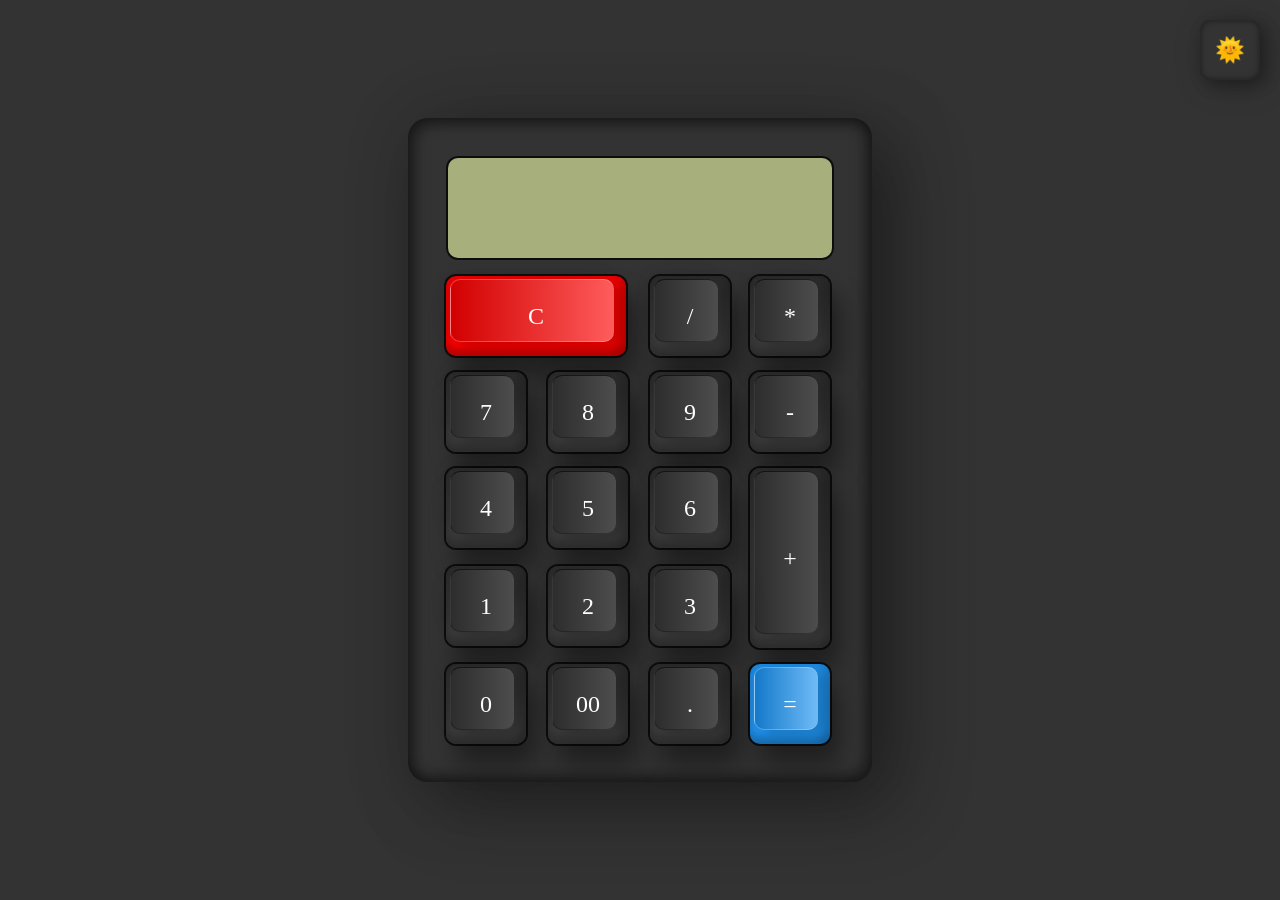
<file: projects/calculator/index.html>
<!DOCTYPE html>
<html lang="en">
  <head>
    <meta charset="UTF-8" />
    <meta http-equiv="X-UA-Compatible" content="IE=edge" />
    <meta name="viewport" content="width=device-width, initial-scale=1.0" />
    <link rel="stylesheet" type="text/css" href="./assets/styles/style.css" />
    <title>Calculator | Dark & Light Mode</title>
  </head>
  <body>
    <div class="btn">
      <strong>🌞</strong>
      <strong>🌙</strong>
    </div>
    <div class="container">
      <form class="calculator" name="calc">
        <input type="text" class="value" readonly name="txt" />
        <span class="num clear" onclick="calc.txt.value=''"><i>C</i></span>
        <span class="num" onclick="calc.txt.value+='/'"><i>/</i></span>
        <span class="num" onclick="calc.txt.value+='*'"><i>*</i></span>
        <span class="num" onclick="calc.txt.value+='7'"><i>7</i></span>
        <span class="num" onclick="calc.txt.value+='8'"><i>8</i></span>
        <span class="num" onclick="calc.txt.value+='9'"><i>9</i></span>
        <span class="num" onclick="calc.txt.value+='-'"><i>-</i></span>
        <span class="num" onclick="calc.txt.value+='4'"><i>4</i></span>
        <span class="num" onclick="calc.txt.value+='5'"><i>5</i></span>
        <span class="num" onclick="calc.txt.value+='6'"><i>6</i></span>
        <span class="num plus" onclick="calc.txt.value+='+'"><i>+</i></span>
        <span class="num" onclick="calc.txt.value+='1'"><i>1</i></span>
        <span class="num" onclick="calc.txt.value+='2'"><i>2</i></span>
        <span class="num" onclick="calc.txt.value+='3'"><i>3</i></span>
        <span class="num" onclick="calc.txt.value+='0'"><i>0</i></span>
        <span class="num" onclick="calc.txt.value+='00'"><i>00</i></span>
        <span class="num" onclick="calc.txt.value+='.'"><i>.</i></span>

        <span
          class="num equal"
          onclick="document.calc.txt.value=eval(calc.txt.value)"
          ><i>=</i></span
        >
      </form>
    </div>
    <script>
      let body = document.querySelector("body");
      let btn = document.querySelector(".btn");
      btn.onclick = function () {
        body.classList.toggle("light");
      };
    </script>
  </body>
</html>
</file>
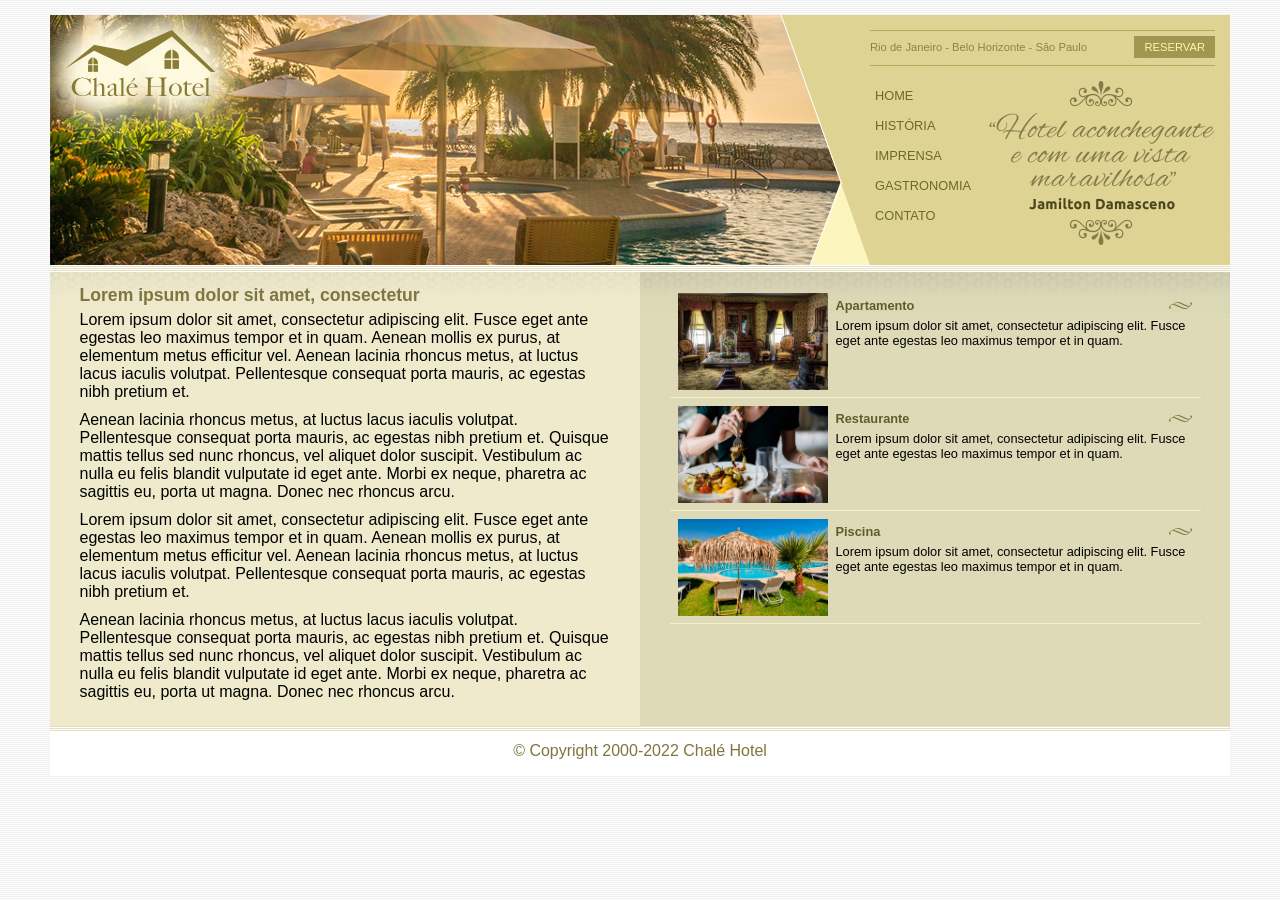
<file: projects/chale-hotel/index.html>
<!DOCTYPE html>
<html lang="pt-BR">
  <head>
    <meta charset="UTF-8" />
    <meta http-equiv="X-UA-Compatible" content="IE=edge" />
    <meta name="viewport" content="width=device-width, initial-scale=1.0" />
    <link rel="stylesheet" type="text/css" href="arquivos/styles/estilo.css" />
    <title>Chalé Hotel</title>
  </head>
  <body>
    <main>
      <header>
        <section id="logo-area">
          <h1 class="logo"><a href="#">Chalé Hotel</a></h1>
        </section>
        <section id="menu-area">
          <div id="content-menu">
            <div id="locals-menu">
              <span class="locals">
                <a href="#">Rio de Janeiro -</a>
                <a href="#">Belo Horizonte -</a>
                <a href="#">São Paulo</a>
              </span>
              <a class="reservation" href="#">Reservar</a>
              <div style="clear: both"></div>
            </div>
            <div id="menu">
              <ul id="navigation">
                <li><a href="#">Home</a></li>
                <li><a href="#">História</a></li>
                <li><a href="#">imprensa</a></li>
                <li><a href="#">Gastronomia</a></li>
                <li><a href="#">Contato</a></li>
              </ul>
              <img class="depoimento" src="./arquivos/imagens/depoimento.png" />
            </div>
          </div>
        </section>
      </header>
      <section id="principal-area">
        <div class="content">
          <h2>Lorem ipsum dolor sit amet, consectetur</h2>
          <p>
            Lorem ipsum dolor sit amet, consectetur adipiscing elit. Fusce eget
            ante egestas leo maximus tempor et in quam. Aenean mollis ex purus,
            at elementum metus efficitur vel. Aenean lacinia rhoncus metus, at
            luctus lacus iaculis volutpat. Pellentesque consequat porta mauris,
            ac egestas nibh pretium et.
          </p>
          <p>
            Aenean lacinia rhoncus metus, at luctus lacus iaculis volutpat.
            Pellentesque consequat porta mauris, ac egestas nibh pretium et.
            Quisque mattis tellus sed nunc rhoncus, vel aliquet dolor suscipit.
            Vestibulum ac nulla eu felis blandit vulputate id eget ante. Morbi
            ex neque, pharetra ac sagittis eu, porta ut magna. Donec nec rhoncus
            arcu.
          </p>
          <p>
            Lorem ipsum dolor sit amet, consectetur adipiscing elit. Fusce eget
            ante egestas leo maximus tempor et in quam. Aenean mollis ex purus,
            at elementum metus efficitur vel. Aenean lacinia rhoncus metus, at
            luctus lacus iaculis volutpat. Pellentesque consequat porta mauris,
            ac egestas nibh pretium et.
          </p>
          <p>
            Aenean lacinia rhoncus metus, at luctus lacus iaculis volutpat.
            Pellentesque consequat porta mauris, ac egestas nibh pretium et.
            Quisque mattis tellus sed nunc rhoncus, vel aliquet dolor suscipit.
            Vestibulum ac nulla eu felis blandit vulputate id eget ante. Morbi
            ex neque, pharetra ac sagittis eu, porta ut magna. Donec nec rhoncus
            arcu.
          </p>
        </div>
      </section>
      <section id="lateral-area">
        <div class="content">
          <ul id="beneficios">
            <li>
              <a href="#"
                ><img
                  src="./arquivos/imagens/apartamento.jpg"
                  width="150px"
                  alt="apartamento"
                />
                <h3>Apartamento</h3>
                <p>
                  Lorem ipsum dolor sit amet, consectetur adipiscing elit. Fusce
                  eget ante egestas leo maximus tempor et in quam.
                </p>
              </a>
            </li>
            <li>
              <a href="#"
                ><img src="./arquivos/imagens/restaurante.jpg" width="150px" />
                <h3>Restaurante</h3>
                <p>
                  Lorem ipsum dolor sit amet, consectetur adipiscing elit. Fusce
                  eget ante egestas leo maximus tempor et in quam.
                </p>
              </a>
            </li>
            <li>
              <a href="#"
                ><img src="./arquivos/imagens/piscina.jpg" width="150px" />
                <h3>Piscina</h3>
                <p>
                  Lorem ipsum dolor sit amet, consectetur adipiscing elit. Fusce
                  eget ante egestas leo maximus tempor et in quam.
                </p>
              </a>
            </li>
          </ul>
        </div>
      </section>
      <footer><span>&copy; Copyright 2000-2022 Chalé Hotel</span></footer>
    </main>
  </body>
</html>
</file>
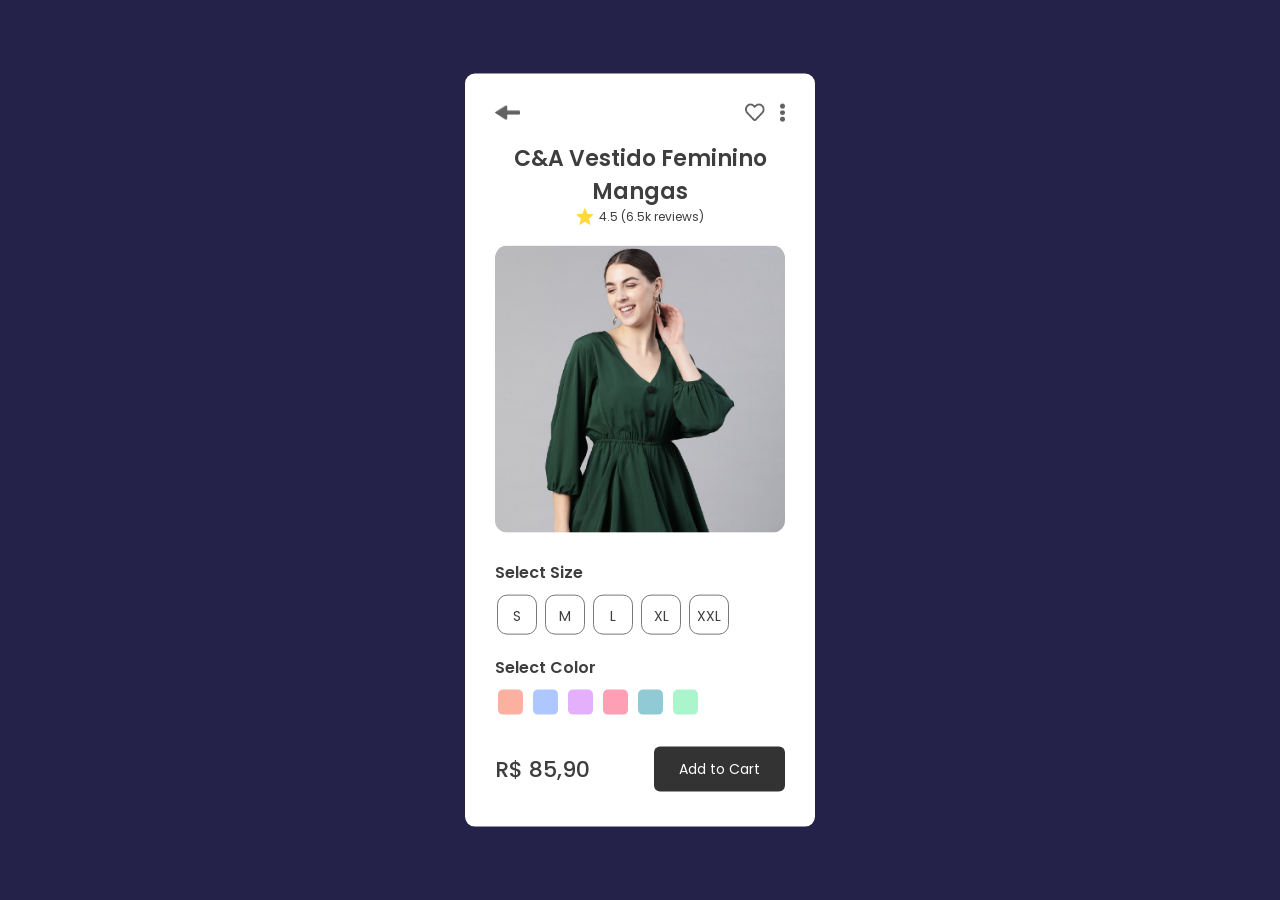
<file: projects/clothes-app/index.html>
<!DOCTYPE html>
<html lang="pt-BR">

<head>
    <meta charset="UTF-8" />
    <meta http-equiv="X-UA-Compatible" content="IE=edge" />
    <meta name="viewport" content="width=device-width, initial-scale=1.0" />
    <link rel="stylesheet" type="text/css" href="assets/styles/style.css" />
    <link rel="preconnect" href="https://fonts.googleapis.com" />
    <link rel="preconnect" href="https://fonts.gstatic.com" crossorigin />
    <link href="https://fonts.googleapis.com/css2?family=Poppins:wght@100;200;400;600;700&display=swap"
        rel="stylesheet" />
    <title>Vest | O que você ama</title>
</head>

<body>
    <main class="container">
        <section class="top-bar">
            <img src="./assets/images/back.png" class="arrow-img" />
            <div>
                <img src="./assets/images/heart.png" class="heart-img" />
                <img src="./assets/images/dot.png" class="dot-img" />
            </div>
        </section>
        <h1>C&A Vestido Feminino Mangas</h1>
        <div class="review">
            <img src="./assets/images/star.png" />
            <p>4.5 (6.5k reviews)</p>
        </div>
        <img src="./assets/images/image.png" class="product-img" />
        <h3>Select Size</h3>
        <div class="select-size">
            <span>S</span>
            <span>M</span>
            <span>L</span>
            <span>XL</span>
            <span>XXL</span>
        </div>
        <h3>Select Color</h3>
        <div class="select-color">
            <span class="color1"></span>
            <span class="color2"></span>
            <span class="color3"></span>
            <span class="color4"></span>
            <span class="color5"></span>
            <span class="color6"></span>
        </div>
        <div class="price">
            <p>R$ 85,90</p>
            <a href="#">Add to Cart</a>
        </div>
    </main>
</body>

</html>
</file>
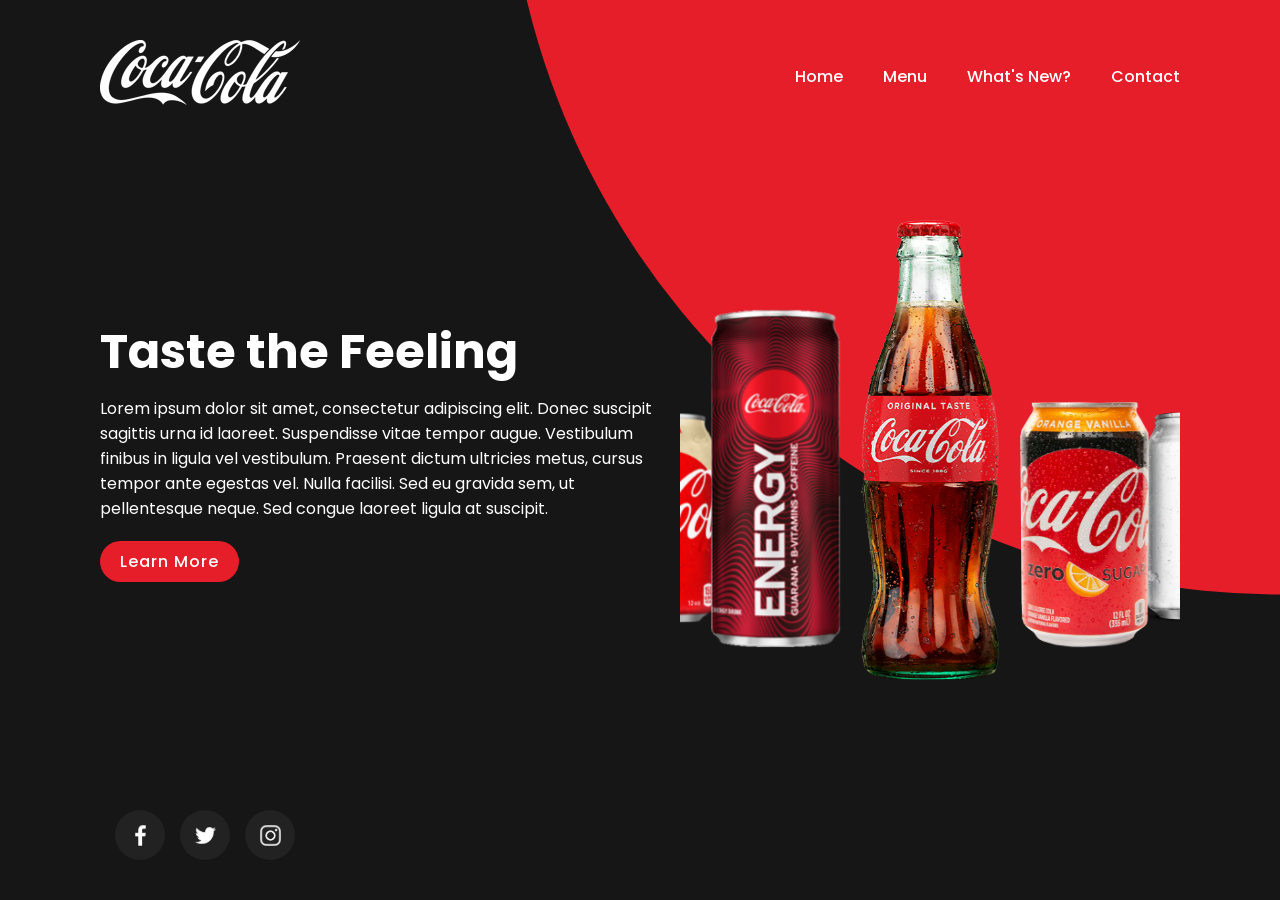
<file: projects/coca-main-page/index.html>
<!DOCTYPE html>
<html lang="en">
  <head>
    <meta charset="UTF-8" />
    <meta http-equiv="X-UA-Compatible" content="IE=edge" />
    <meta name="viewport" content="width=device-width, initial-scale=1.0" />
    <link
      rel="stylesheet"
      href="https://unpkg.com/swiper@8/swiper-bundle.min.css"
    />
    <link rel="stylesheet" type="text/css" href="source/styles/style.css" />
    <title>Coca-Cola Landing Page</title>
  </head>
  <body>
    <section>
      <div class="circle"></div>
      <header>
        <a href="#"><img src="./source/images/logo.png" alt="logo.png" /></a>
        <div class="toggle" onclick="toggleMenu()"></div>
        <ul class="navigation">
          <li><a href="#">Home</a></li>
          <li><a href="#">Menu</a></li>
          <li><a href="#">What's New?</a></li>
          <li><a href="#">Contact</a></li>
        </ul>
      </header>
      <div class="content">
        <div class="textBox">
          <h2>Taste the Feeling</h2>
          <p>
            Lorem ipsum dolor sit amet, consectetur adipiscing elit. Donec
            suscipit sagittis urna id laoreet. Suspendisse vitae tempor augue.
            Vestibulum finibus in ligula vel vestibulum. Praesent dictum
            ultricies metus, cursus tempor ante egestas vel. Nulla facilisi. Sed
            eu gravida sem, ut pellentesque neque. Sed congue laoreet ligula at
            suscipit.
          </p>
          <a href="#">Learn More</a>
        </div>
        <div class="imgBox">
          <div class="swiper swiper-container">
            <div class="swiper-wrapper">
              <div class="swiper-slide">
                <img src="source/images/cocacola1.png" />
              </div>
              <div class="swiper-slide">
                <img src="source/images/cocacola2.png" />
              </div>
              <div class="swiper-slide">
                <img src="source/images/cocacola3.png" />
              </div>
              <div class="swiper-slide">
                <img src="source/images/cocacola4.png" />
              </div>
              <div class="swiper-slide">
                <img src="source/images/cocacola5.png" />
              </div>
              <div class="swiper-slide">
                <img src="source/images/cocacola6.png" />
              </div>
            </div>
          </div>
        </div>
      </div>

      <ul class="sci">
        <li>
          <a href="#"
            ><img src="./source/images/facebook.png" alt="facebook"
          /></a>
        </li>
        <li>
          <a href="#"
            ><img src="./source/images/twitter.png" alt="twitter"
          /></a>
        </li>
        <li>
          <a href="#"
            ><img src="./source/images/instagram.png" alt="instagram"
          /></a>
        </li>
      </ul>
    </section>
    <script src="https://unpkg.com/swiper@8/swiper-bundle.min.js"></script>
    <script>
      var swiper = new Swiper('.swiper-container', {
        effect: 'coverflow',
        grabCursor: true,
        centeredSlides: true,
        slidesPerView: 'auto',
        coverflowEffect: {
          rotate: 0,
          stretch: 0,
          depth: 200,
          modifier: 1,
          slideShadows: true,
        },
        loop: true,
      });

      function toggleMenu() {
        const menuToggle = document.querySelector('.toggle');
        const navigation = document.querySelector('.navigation');
        menuToggle.classList.toggle('active');
        navigation.classList.toggle('active');
      }
    </script>
  </body>
</html>
</file>
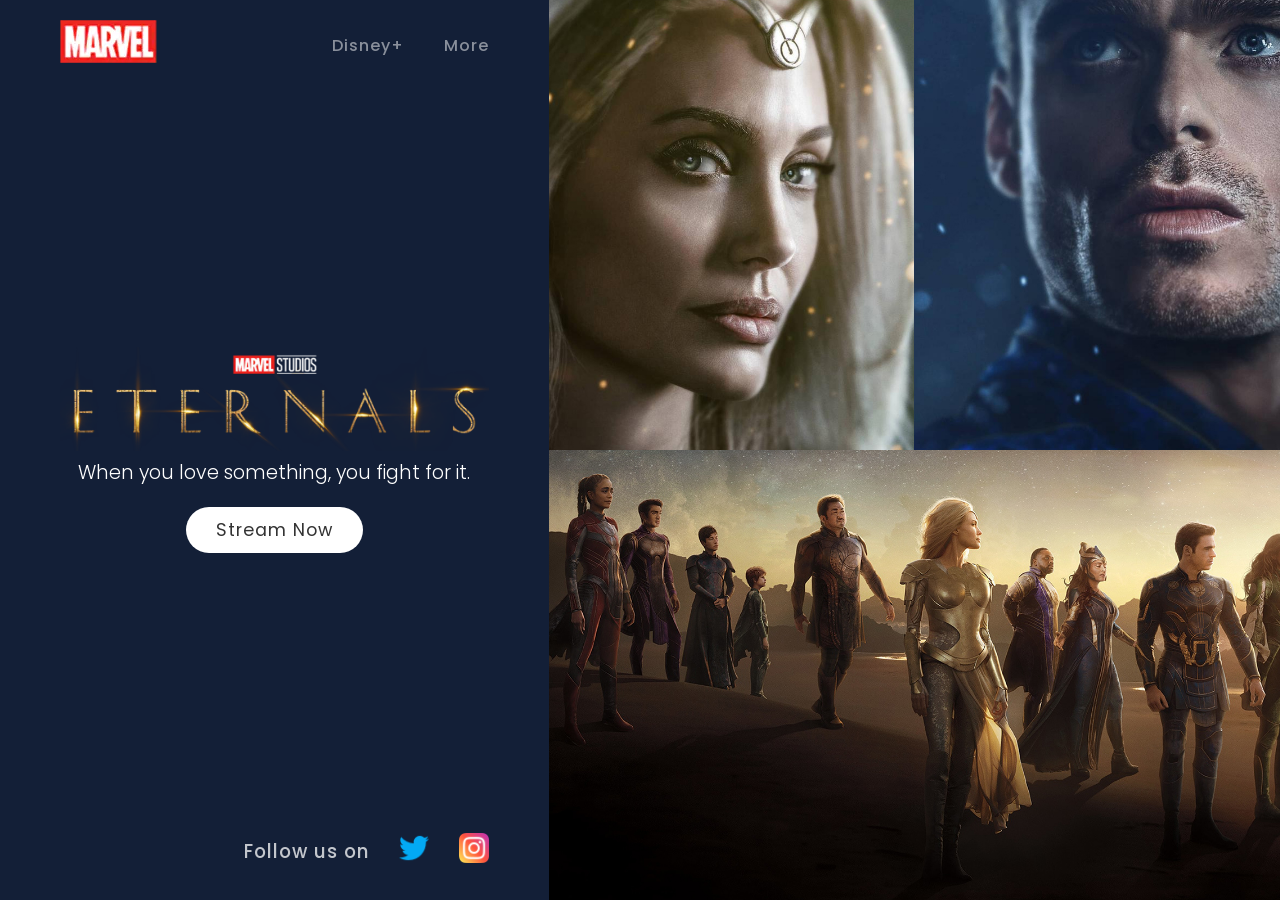
<file: projects/eternals-stream/index.html>
<!DOCTYPE html>
<html lang="en">
  <head>
    <meta charset="UTF-8" />
    <meta http-equiv="X-UA-Compatible" content="IE=edge" />
    <meta name="viewport" content="width=device-width, initial-scale=1.0" />
    <link rel="stylesheet" type="text/css" href="arquivos/styles/estilo.css" />
    <title>Eternals - Stream Now</title>
  </head>
  <body>
    <section class="banner">
      <div class="box content">
        <header>
          <a href="#" class="logo"
            ><img src="./arquivos/imagens/logo.png" alt="logo.png"
          /></a>
          <ul>
            <li><a href="#">Disney+</a></li>
            <li><a href="#">More</a></li>
          </ul>
        </header>
        <div class="contentBox">
          <img src="./arquivos/imagens/eternals.png" alt="Eternals.png" />
          <p>When you love something, you fight for it.</p>
          <a href="#" class="btn">Stream Now</a>
        </div>
        <ul class="sci">
          <h3>Follow us on</h3>
          <li>
            <a href="#"
              ><img src="./arquivos/imagens/twitter.png" alt="twitter.png"
            /></a>
          </li>
          <li>
            <a href="#"
              ><img src="./arquivos/imagens/instagram.png" alt="instagram png"
            /></a>
          </li>
        </ul>
      </div>
      <div class="box images">
        <div class="imgBx">
          <img src="arquivos/imagens/img1.jpg" alt="Thena.jpg" />
        </div>
        <div class="imgBx">
          <img src="arquivos/imagens/img2.jpg" alt="Ikaris.jpg" />
        </div>
        <div class="imgBx">
          <img src="arquivos/imagens/img3.jpg" alt="Eternals.jpg" />
        </div>
      </div>
    </section>
  </body>
</html>
</file>
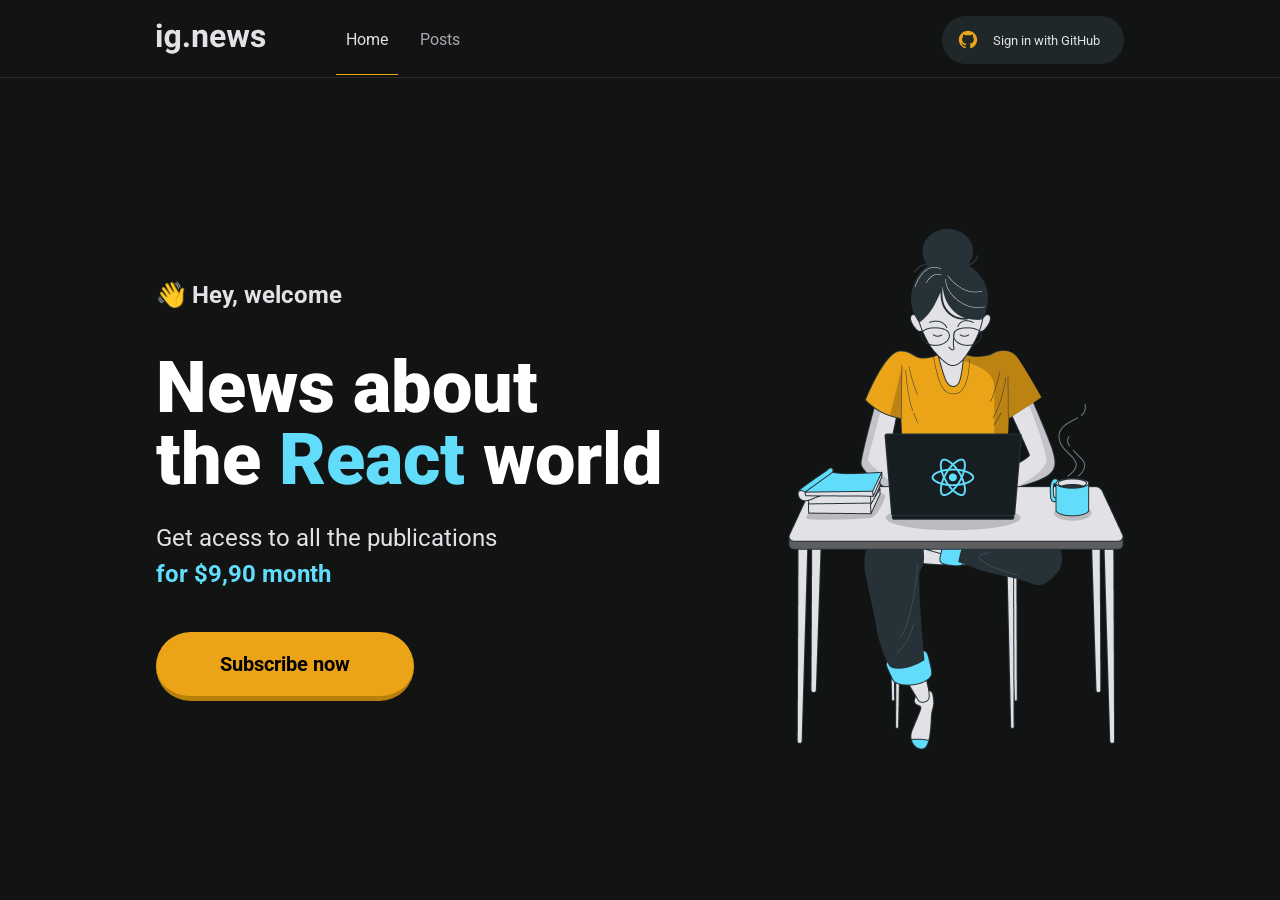
<file: projects/ig.news/index.html>
<!DOCTYPE html>
<html lang="en">

<head>
    <meta charset="UTF-8">
    <meta http-equiv="X-UA-Compatible" content="IE=edge">
    <meta name="viewport" content="width=device-width, initial-scale=1.0">
    <link rel="stylesheet" type="text/css" href="assets/styles/style.css">
    <title>Ig. News - Home</title>
    <link rel="preconnect" href="https://fonts.googleapis.com">
    <link rel="preconnect" href="https://fonts.gstatic.com" crossorigin>
    <link href="https://fonts.googleapis.com/css2?family=Roboto:wght@400;700;900&display=swap" rel="stylesheet">
</head>

<body>
    <nav id="navigation">
        <div class="wrapper">
            <div class="menu">
                <a href="#" class="logo">
                    <svg width="110" height="31" viewBox="0 0 110 31" fill="none" xmlns="http://www.w3.org/2000/svg">
                        <path
                            d="M5.5 24H0.96875V7.09375H5.5V24ZM0.703125 2.71875C0.703125 2.04167 0.927083 1.48438 1.375 1.04688C1.83333 0.609375 2.45312 0.390625 3.23438 0.390625C4.00521 0.390625 4.61979 0.609375 5.07812 1.04688C5.53646 1.48438 5.76562 2.04167 5.76562 2.71875C5.76562 3.40625 5.53125 3.96875 5.0625 4.40625C4.60417 4.84375 3.99479 5.0625 3.23438 5.0625C2.47396 5.0625 1.85938 4.84375 1.39062 4.40625C0.932292 3.96875 0.703125 3.40625 0.703125 2.71875Z"
                            fill="#E1E1E6" />
                        <path
                            d="M8.57812 15.4219C8.57812 12.8281 9.19271 10.7396 10.4219 9.15625C11.6615 7.57292 13.3281 6.78125 15.4219 6.78125C17.276 6.78125 18.7188 7.41667 19.75 8.6875L19.9375 7.09375H24.0312V23.4375C24.0312 24.9167 23.6927 26.2031 23.0156 27.2969C22.349 28.3906 21.4062 29.224 20.1875 29.7969C18.9688 30.3698 17.5417 30.6562 15.9062 30.6562C14.6667 30.6562 13.4583 30.4062 12.2812 29.9062C11.1042 29.4167 10.2135 28.7812 9.60938 28L11.6094 25.25C12.7344 26.5104 14.099 27.1406 15.7031 27.1406C16.901 27.1406 17.8333 26.8177 18.5 26.1719C19.1667 25.5365 19.5 24.6302 19.5 23.4531V22.5469C18.4583 23.724 17.0885 24.3125 15.3906 24.3125C13.3594 24.3125 11.7135 23.5208 10.4531 21.9375C9.20312 20.3438 8.57812 18.2344 8.57812 15.6094V15.4219ZM13.0938 15.75C13.0938 17.2812 13.401 18.4844 14.0156 19.3594C14.6302 20.224 15.474 20.6562 16.5469 20.6562C17.9219 20.6562 18.9062 20.1406 19.5 19.1094V12C18.8958 10.9688 17.9219 10.4531 16.5781 10.4531C15.4948 10.4531 14.6406 10.8958 14.0156 11.7812C13.401 12.6667 13.0938 13.9896 13.0938 15.75Z"
                            fill="#E1E1E6" />
                        <path
                            d="M27.75 21.7812C27.75 21.0625 27.9896 20.4792 28.4688 20.0312C28.9583 19.5833 29.5677 19.3594 30.2969 19.3594C31.0365 19.3594 31.6458 19.5833 32.125 20.0312C32.6146 20.4792 32.8594 21.0625 32.8594 21.7812C32.8594 22.4896 32.6198 23.0677 32.1406 23.5156C31.6615 23.9531 31.0469 24.1719 30.2969 24.1719C29.5573 24.1719 28.9479 23.9531 28.4688 23.5156C27.9896 23.0677 27.75 22.4896 27.75 21.7812Z"
                            fill="#E1E1E6" />
                        <path
                            d="M40.9844 7.09375L41.125 9.04688C42.3333 7.53646 43.9531 6.78125 45.9844 6.78125C47.776 6.78125 49.1094 7.30729 49.9844 8.35938C50.8594 9.41146 51.3073 10.9844 51.3281 13.0781V24H46.8125V13.1875C46.8125 12.2292 46.6042 11.5365 46.1875 11.1094C45.7708 10.6719 45.0781 10.4531 44.1094 10.4531C42.8385 10.4531 41.8854 10.9948 41.25 12.0781V24H36.7344V7.09375H40.9844Z"
                            fill="#E1E1E6" />
                        <path
                            d="M62.5469 24.3125C60.0677 24.3125 58.0469 23.5521 56.4844 22.0312C54.9323 20.5104 54.1562 18.4844 54.1562 15.9531V15.5156C54.1562 13.8177 54.4844 12.3021 55.1406 10.9688C55.7969 9.625 56.724 8.59375 57.9219 7.875C59.1302 7.14583 60.5052 6.78125 62.0469 6.78125C64.3594 6.78125 66.1771 7.51042 67.5 8.96875C68.8333 10.4271 69.5 12.4948 69.5 15.1719V17.0156H58.7344C58.8802 18.1198 59.3177 19.0052 60.0469 19.6719C60.7865 20.3385 61.7188 20.6719 62.8438 20.6719C64.5833 20.6719 65.9427 20.0417 66.9219 18.7812L69.1406 21.2656C68.4635 22.224 67.5469 22.974 66.3906 23.5156C65.2344 24.0469 63.9531 24.3125 62.5469 24.3125ZM62.0312 10.4375C61.1354 10.4375 60.4062 10.7396 59.8438 11.3438C59.2917 11.9479 58.9375 12.8125 58.7812 13.9375H65.0625V13.5781C65.0417 12.5781 64.7708 11.8073 64.25 11.2656C63.7292 10.7135 62.9896 10.4375 62.0312 10.4375Z"
                            fill="#E1E1E6" />
                        <path
                            d="M86.7812 17.8594L89 7.09375H93.3594L89.0469 24H85.2656L82.0625 13.3594L78.8594 24H75.0938L70.7812 7.09375H75.1406L77.3438 17.8438L80.4375 7.09375H83.7031L86.7812 17.8594Z"
                            fill="#E1E1E6" />
                        <path
                            d="M104.766 19.3281C104.766 18.776 104.49 18.3438 103.938 18.0312C103.396 17.7083 102.521 17.4219 101.312 17.1719C97.2917 16.3281 95.2812 14.6198 95.2812 12.0469C95.2812 10.5469 95.901 9.29688 97.1406 8.29688C98.3906 7.28646 100.021 6.78125 102.031 6.78125C104.177 6.78125 105.891 7.28646 107.172 8.29688C108.464 9.30729 109.109 10.6198 109.109 12.2344H104.594C104.594 11.5885 104.385 11.0573 103.969 10.6406C103.552 10.2135 102.901 10 102.016 10C101.255 10 100.667 10.1719 100.25 10.5156C99.8333 10.8594 99.625 11.2969 99.625 11.8281C99.625 12.3281 99.8594 12.7344 100.328 13.0469C100.807 13.349 101.609 13.6146 102.734 13.8438C103.859 14.0625 104.807 14.3125 105.578 14.5938C107.964 15.4688 109.156 16.9844 109.156 19.1406C109.156 20.6823 108.495 21.9323 107.172 22.8906C105.849 23.8385 104.141 24.3125 102.047 24.3125C100.63 24.3125 99.3698 24.0625 98.2656 23.5625C97.1719 23.0521 96.3125 22.3594 95.6875 21.4844C95.0625 20.599 94.75 19.6458 94.75 18.625H99.0312C99.0729 19.4271 99.3698 20.0417 99.9219 20.4688C100.474 20.8958 101.214 21.1094 102.141 21.1094C103.005 21.1094 103.656 20.9479 104.094 20.625C104.542 20.2917 104.766 19.8594 104.766 19.3281Z"
                            fill="#E1E1E6" />
                    </svg>
                </a>
                <ul id="navigationbar">
                    <li><a class="active" href="#">Home</a></li>
                    <li><a href="posts.html">Posts</a></li>
                </ul>
            </div>
            <button>
                <svg width="20" height="24" viewBox="0 0 24 24" fill="none" xmlns="http://www.w3.org/2000/svg">
                    <path
                        d="M12 1C5.9225 1 1 5.8208 1 11.7664C1 16.5242 4.1515 20.5589 8.52125 21.9814C9.07125 22.0828 9.27292 21.7495 9.27292 21.4637C9.27292 21.2081 9.26375 20.5306 9.25917 19.6331C6.19933 20.2823 5.554 18.1887 5.554 18.1887C5.0535 16.9461 4.33025 16.6137 4.33025 16.6137C3.33383 15.9463 4.40725 15.96 4.40725 15.96C5.51183 16.0349 6.09208 17.0693 6.09208 17.0693C7.07292 18.7155 8.667 18.2398 9.29583 17.965C9.39483 17.2684 9.67808 16.7945 9.9925 16.5252C7.54958 16.2558 4.982 15.33 4.982 11.2049C4.982 10.0299 5.40825 9.06936 6.11408 8.31611C5.99033 8.04402 5.61908 6.9493 6.21033 5.46654C6.21033 5.46654 7.13158 5.17802 9.23533 6.57039C10.1153 6.33118 11.0503 6.21249 11.9853 6.20701C12.9203 6.21249 13.8553 6.33118 14.7353 6.57039C16.8253 5.17802 17.7466 5.46654 17.7466 5.46654C18.3378 6.9493 17.9666 8.04402 17.8566 8.31611C18.5578 9.06936 18.9841 10.0299 18.9841 11.2049C18.9841 15.341 16.4128 16.2513 13.9653 16.516C14.3503 16.8392 14.7078 17.4994 14.7078 18.5083C14.7078 19.949 14.6941 21.1067 14.6941 21.4564C14.6941 21.7386 14.8866 22.0755 15.4503 21.9677C19.8512 20.5544 23 16.5169 23 11.7664C23 5.8208 18.0747 1 12 1Z"
                        fill="#EBA417" />
                </svg>

                Sign in with GitHub
            </button>
        </div>
    </nav>

    <main id="home" class="wrapper">
        <div class="text">
            <h3>👋 Hey, welcome</h3>
            <h1>News about</br> the <span class="blue">React</span> world</h1>
            <h2>Get acess to all the publications
                <span class="blue"></br> for $9,90 month</span>
            </h2>
            <button>Subscribe now</button>
        </div>
        <div class="image">
            <img src="./assets/images/Ilustra.png" alt="">
        </div>
    </main>

</body>

</html>
</file>
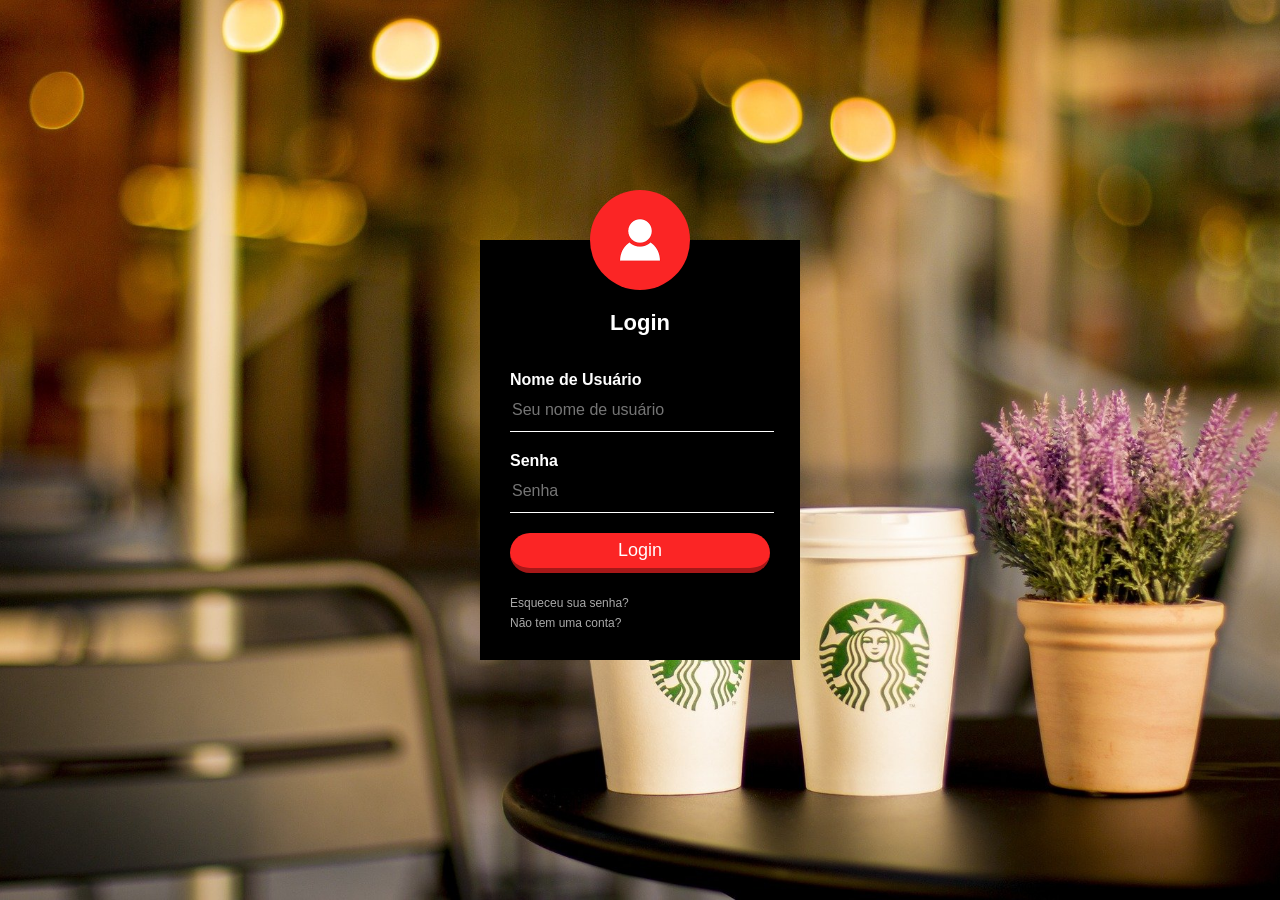
<file: projects/login-coffee/index.html>
<!DOCTYPE html>
<html lang="pt-BR">
  <head>
    <meta charset="UTF-8" />
    <meta http-equiv="X-UA-Compatible" content="IE=edge" />
    <meta name="viewport" content="width=device-width, initial-scale=1.0" />
    <title>Login</title>
    <link rel="stylesheet" type="text/css" href="arquivos/styles/estilo.css" />
  </head>
  <body>
    <div class="loginbox">
      <img src="./arquivos/imagens/avatar.png" alt="avatar" class="avatar" />
      <h1>Login</h1>
      <form>
        <p>Nome de Usuário</p>
        <input type="text" name="text" placeholder="Seu nome de usuário" />
        <p>Senha</p>
        <input type="password" name="password" placeholder="Senha" />
        <input type="button" name="button" value="Login" />
        <a href="#">Esqueceu sua senha?</a><br />
        <a href="#">Não tem uma conta?</a>
      </form>
    </div>
  </body>
</html>
</file>
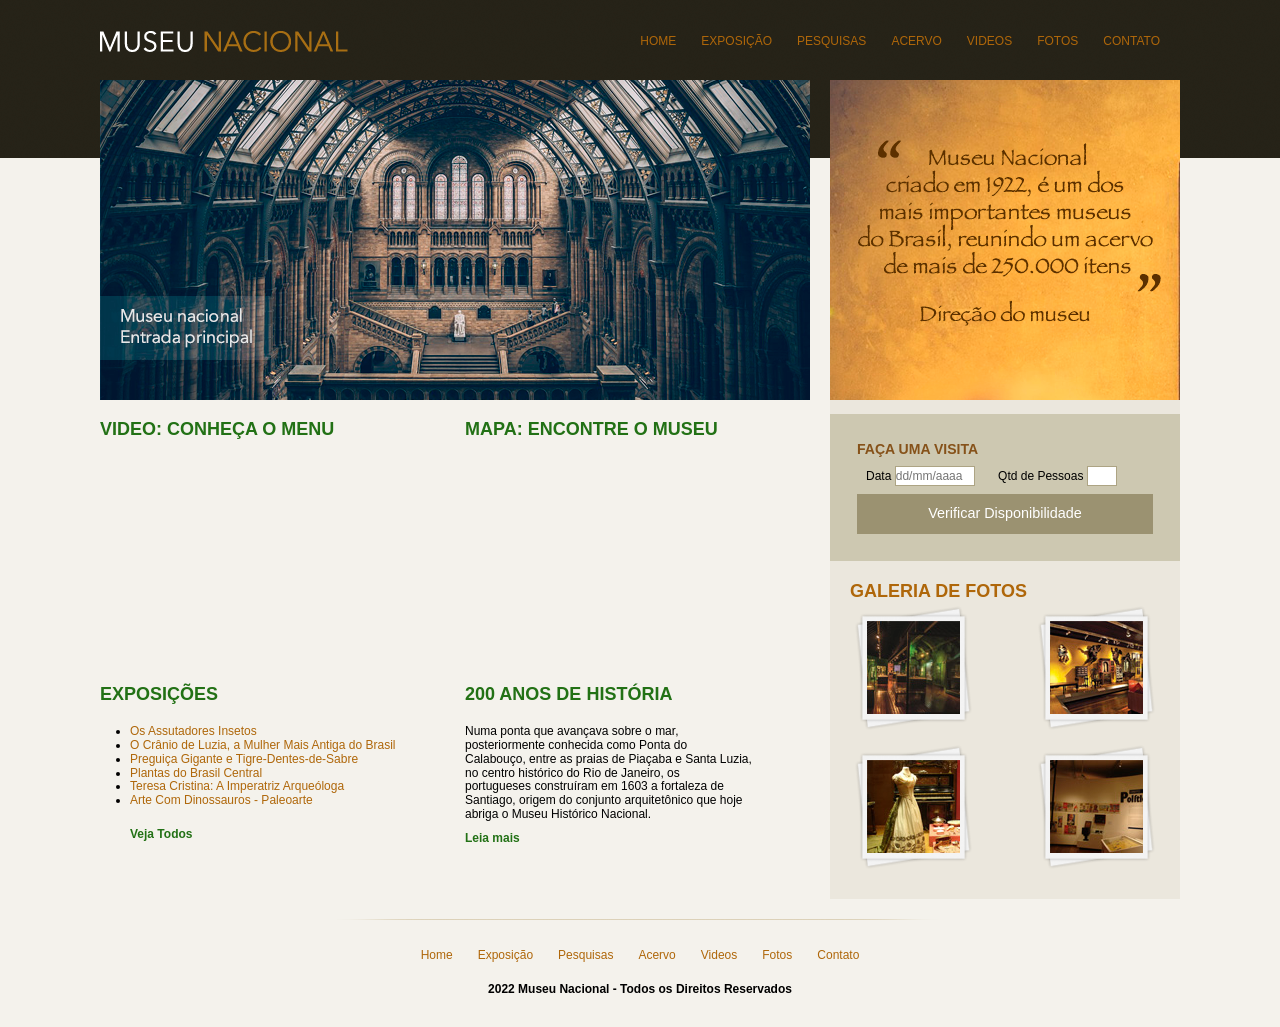
<file: projects/museu-nacional/index.html>
<!DOCTYPE html>
<html lang="pt-BR">
  <head>
    <meta charset="UTF-8" />
    <meta http-equiv="X-UA-Compatible" content="IE=edge" />
    <meta name="viewport" content="width=device-width, initial-scale=1.0" />
    <link rel="stylesheet" type="text/css" href="./assets/styles/style.css" />
    <!--Normalize CSS-->
    <link rel="stylesheet" href="assets/styles/normalize.css" />
    <!--[if lt IE 9]>
      <script src="https://cdnjs.cloudflare.com/ajax/libs/html5shiv/3.7.3/html5shiv-printshiv.min.js"></script>
    <![endif]-->
    <title>Museu Nacional</title>
  </head>

  <body>
    <div id="container">
      <header>
        <div class="logo">
          <h1><a href="#">Museu Nacional</a></h1>
        </div>

        <nav>
          <ul>
            <li><a href="#">Home</a></li>
            <li><a href="#">Exposição</a></li>
            <li><a href="#">Pesquisas</a></li>
            <li><a href="#">Acervo</a></li>
            <li><a href="#">Videos</a></li>
            <li><a href="#">Fotos</a></li>
            <li><a href="#">Contato</a></li>
          </ul>
        </nav>
      </header>

      <div class="wrapper">
        <div id="principal">
          <div class="content">
            <section class="cover">
              <img src="./assets/images/museu.png" alt="" />
            </section>

            <div class="row">
              <section class="col">
                <h2>Video: Conheça o Menu</h2>
                <iframe
                  width="560"
                  height="315"
                  src="https://www.youtube.com/embed/RGUYb-hivrc"
                  title="YouTube video player"
                  frameborder="0"
                  allow="accelerometer; autoplay; clipboard-write; encrypted-media; gyroscope; picture-in-picture"
                  allowfullscreen
                ></iframe>
              </section>

              <section class="col">
                <h2>Mapa: Encontre o Museu</h2>
                <iframe
                  src="https://www.google.com/maps/embed?pb=!1m14!1m8!1m3!1d14700.825245036422!2d-43.2265289!3d-22.90576!3m2!1i1024!2i768!4f13.1!3m3!1m2!1s0x0%3A0x4d11e9a933d38ce3!2sMuseu%20Nacional%20-%20UFRJ!5e0!3m2!1spt-BR!2sbr!4v1656035509421!5m2!1spt-BR!2sbr"
                  width="600"
                  height="450"
                  style="border: 0"
                  allowfullscreen=""
                  loading="lazy"
                  referrerpolicy="no-referrer-when-downgrade"
                ></iframe>
              </section>
            </div>

            <div class="row">
              <section class="col expositions">
                <h2>Exposições</h2>
                <ul>
                  <li><a href="#">Os Assutadores Insetos</a></li>
                  <li>
                    <a href="#"
                      >O Crânio de Luzia, a Mulher Mais Antiga do Brasil</a
                    >
                  </li>
                  <li>
                    <a href="#">Preguiça Gigante e Tigre-Dentes-de-Sabre</a>
                  </li>
                  <li><a href="#">Plantas do Brasil Central</a></li>
                  <li>
                    <a href="#">Teresa Cristina: A Imperatriz Arqueóloga</a>
                  </li>
                  <li><a href="#">Arte Com Dinossauros - Paleoarte</a></li>
                </ul>
                <a href="#">Veja Todos</a>
              </section>

              <section class="col expositions">
                <h2>200 Anos de História</h2>
                <p>
                  Numa ponta que avançava sobre o mar,
                  <br />posteriormente conhecida como Ponta do<br />
                  Calabouço, entre as praias de Piaçaba e Santa Luzia,<br />
                  no centro histórico do Rio de Janeiro, os<br />
                  portugueses construíram em 1603 a fortaleza de<br />
                  Santiago, origem do conjunto arquitetônico que hoje<br />
                  abriga o Museu Histórico Nacional.
                </p>
                <a href="#">Leia mais</a>
              </section>
            </div>
          </div>
        </div>

        <aside>
          <section class="brief">
            <img src="./assets/images/depoimento.png" alt="" />
          </section>

          <section class="visit">
            <h3>Faça uma visita</h3>
            <form>
              <fieldset>
                <legend>Selecione uma Data</legend>
                <label for="data">Data</label>
                <input
                  type="text"
                  id="data"
                  placeholder="dd/mm/aaaa"
                  class="field"
                />

                <label for="qtd">Qtd de Pessoas</label>
                <input type="number" id="qtd" min="1" style="width: 30px" />
              </fieldset>

              <input
                type="submit"
                value="Verificar Disponibilidade"
                class="button"
              />
            </form>
          </section>

          <section>
            <h2><a href="#">Galeria de Fotos</a></h2>
            <div class="galery">
              <a href="#">
                <img
                  src="./assets/images/imagem1.jpg"
                  alt="Corredor Iluminado"
                  height="93"
                  width="93"
                />
              </a>
              <a href="#">
                <img
                  src="./assets/images/imagem2.jpg"
                  alt="Salão Principal"
                  height="93"
                  width="93"
                />
              </a>
              <a href="#">
                <img
                  src="./assets/images/imagem3.jpg"
                  alt="Vestido Rústico"
                  height="93"
                  width="93"
                />
              </a>
              <a href="#">
                <img
                  src="./assets/images/imagem4.jpg"
                  alt="Exposição de Quadros"
                  height="93"
                  width="93"
                />
              </a>
            </div>
          </section>
        </aside>
      </div>

      <footer>
        <ul>
          <li><a href="#">Home</a></li>
          <li><a href="#">Exposição</a></li>
          <li><a href="#">Pesquisas</a></li>
          <li><a href="#">Acervo</a></li>
          <li><a href="#">Videos</a></li>
          <li><a href="#">Fotos</a></li>
          <li><a href="#">Contato</a></li>
        </ul>
        <h4>2022 <span>Museu Nacional</span> - Todos os Direitos Reservados</h4>
      </footer>
    </div>
  </body>
</html>
</file>
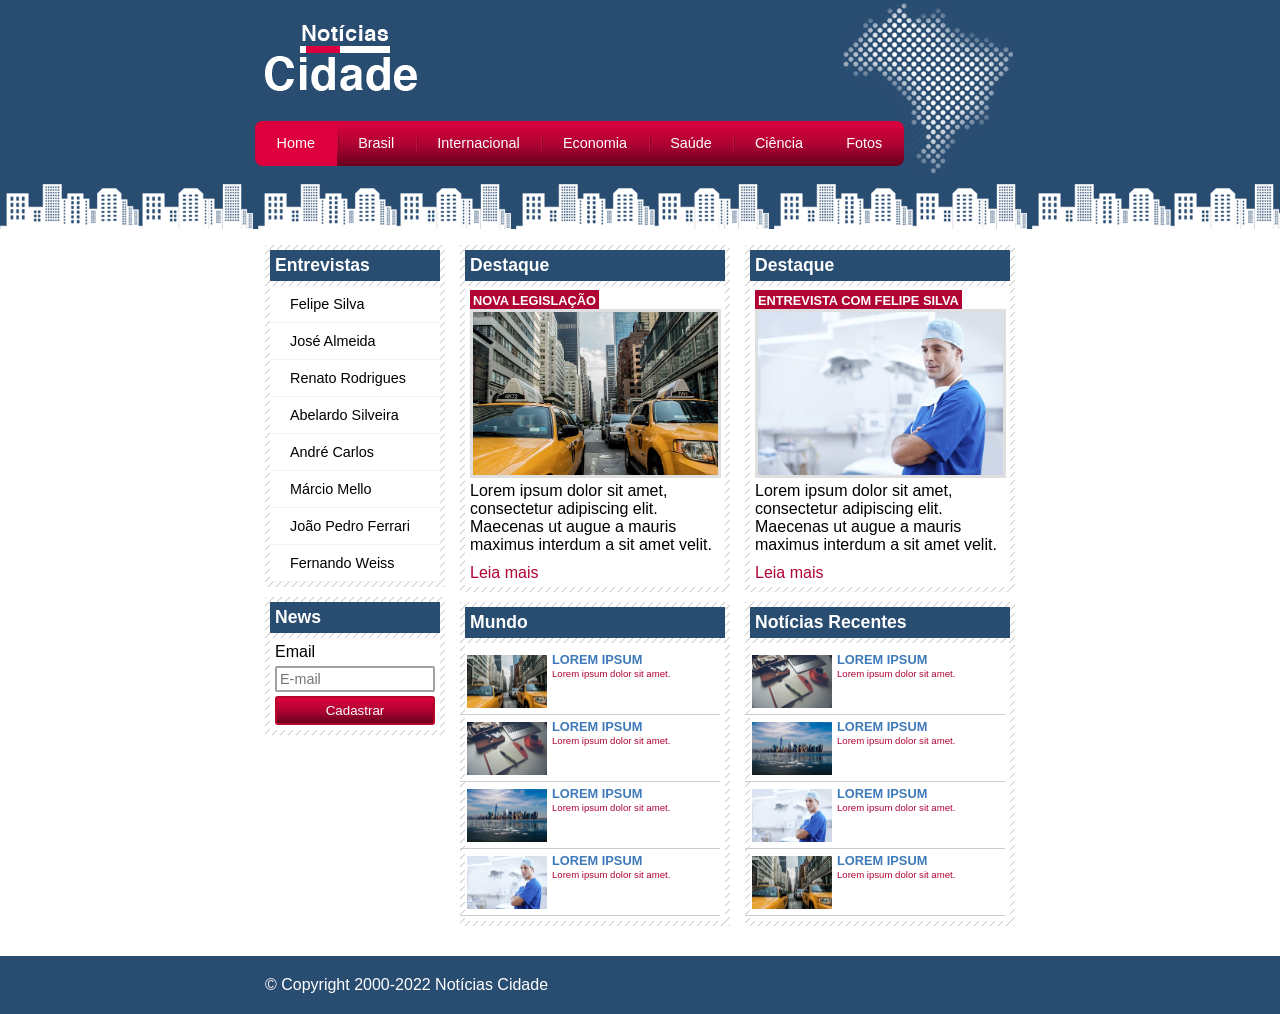
<file: projects/noticias-cidade/index.html>
<!DOCTYPE html>
<html lang="pt-BR">
  <head>
    <meta charset="UTF-8" />
    <meta http-equiv="X-UA-Compatible" content="IE=edge" />
    <meta name="viewport" content="width=device-width, initial-scale=1.0" />
    <title>Notícias Cidade - Seu site de notícias</title>
    <link
      rel="stylesheet"
      text="type/css"
      href="./arquivos/styles/estilo.css"
    />
  </head>
  <body class="home">
    <!--Início do Container-->
    <div id="container">
      <!--Início do Cabeçalho-->
      <div id="header">
        <h1 class="logo">Notícias Cidades</h1>
        <ul id="navigationbar">
          <li class="primeiro"><a id="home" href="index.html">Home</a></li>
          <li><a id="brasil" href="brasil.html">Brasil</a></li>
          <li>
            <a id="internacional" href="/">Internacional</a>
          </li>
          <li><a id="economia" href="/">Economia</a></li>
          <li><a id="saude" href="/">Saúde</a></li>
          <li><a id="ciencia" href="/">Ciência</a></li>
          <li><a id="fotos" href="fotos.html">Fotos</a></li>
        </ul>
      </div>
      <!--Fim do Cabeçalho-->

      <!--Início do Conteúdo-->
      <div id="content">
        <div id="first">
          <div class="box destaque">
            <h2>Destaque</h2>
            <div class="box-content">
              <h3>Nova legislação</h3>
              <img
                class="principal-image"
                src="./arquivos/imagens/taxi.jpg"
                alt="taxi.img"
                width="100%"
              />
              <p>
                Lorem ipsum dolor sit amet, consectetur adipiscing elit.
                Maecenas ut augue a mauris maximus interdum a sit amet velit.
              </p>
              <a href="#">Leia mais</a>
            </div>
          </div>
          <div class="box">
            <h2>Mundo</h2>
            <div class="box-content">
              <ul id="news-list">
                <li>
                  <a href="#">
                    <img src="./arquivos/imagens/taxi.jpg" width="80px" />
                    <h3>Lorem ipsum</h3>
                    <p>Lorem ipsum dolor sit amet.</p>
                  </a>
                </li>
                <li>
                  <a href="#">
                    <img src="./arquivos/imagens/tecnologia.jpg" width="80px" />
                    <h3>Lorem ipsum</h3>
                    <p>Lorem ipsum dolor sit amet.</p>
                  </a>
                </li>
                <li>
                  <a href="#">
                    <img src="./arquivos/imagens/cidade.jpg" width="80px" />
                    <h3>Lorem ipsum</h3>
                    <p>Lorem ipsum dolor sit amet.</p>
                  </a>
                </li>
                <li>
                  <a href="#">
                    <img src="./arquivos/imagens/doutor.jpg" width="80px" />
                    <h3>Lorem ipsum</h3>
                    <p>Lorem ipsum dolor sit amet.</p>
                  </a>
                </li>
              </ul>
            </div>
          </div>
        </div>

        <div id="second">
          <div class="box destaque">
            <h2>Destaque</h2>
            <div class="box-content">
              <h3>Entrevista com Felipe Silva</h3>
              <img
                class="principal-image"
                src="./arquivos/imagens/doutor.jpg"
                alt="doutor.img"
                width="100%"
              />
              <p>
                Lorem ipsum dolor sit amet, consectetur adipiscing elit.
                Maecenas ut augue a mauris maximus interdum a sit amet velit.
              </p>
              <a href="#">Leia mais</a>
            </div>
          </div>
          <div class="box">
            <h2>Notícias Recentes</h2>
            <div class="box-content">
              <ul id="news-list">
                <li>
                  <a href="#">
                    <img src="./arquivos/imagens/tecnologia.jpg" width="80px" />
                    <h3>Lorem ipsum</h3>
                    <p>Lorem ipsum dolor sit amet.</p>
                  </a>
                </li>
                <li>
                  <a href="#">
                    <img src="./arquivos/imagens/cidade.jpg" width="80px" />
                    <h3>Lorem ipsum</h3>
                    <p>Lorem ipsum dolor sit amet.</p>
                  </a>
                </li>
                <li>
                  <a href="#">
                    <img src="./arquivos/imagens/doutor.jpg" width="80px" />
                    <h3>Lorem ipsum</h3>
                    <p>Lorem ipsum dolor sit amet.</p>
                  </a>
                </li>
                <li>
                  <a href="#">
                    <img src="./arquivos/imagens/taxi.jpg" width="80px" />
                    <h3>Lorem ipsum</h3>
                    <p>Lorem ipsum dolor sit amet.</p>
                  </a>
                </li>
              </ul>
            </div>
          </div>
        </div>
        <!--Início Lateral-->
        <div id="lateral">
          <div class="box">
            <h2>Entrevistas</h2>
            <div class="box-content-lateral">
              <ul>
                <li><a href="#">Felipe Silva</a></li>
                <li><a href="#">José Almeida</a></li>
                <li><a href="#">Renato Rodrigues</a></li>
                <li><a href="#">Abelardo Silveira</a></li>
                <li><a href="#">André Carlos</a></li>
                <li><a href="#">Márcio Mello</a></li>
                <li><a href="#">João Pedro Ferrari</a></li>
                <li><a href="#">Fernando Weiss</a></li>
              </ul>
            </div>
          </div>
          <div class="box">
            <h2>News</h2>
            <div class="box-content">
              <form>
                <div>
                  <label for="email">Email</label>
                  <input
                    type="text"
                    name="email"
                    id="email"
                    placeholder="E-mail"
                  />
                </div>
                <div>
                  <button class="submit" type="button">Cadastrar</button>
                </div>
              </form>
            </div>
          </div>
        </div>
        <!--Fim da Lateral-->
      </div>
      <!--Fim do Conteúdo-->
    </div>
    <!--Fim do Container-->

    <!--Início do Rodapé-->
    <div id="container-footer" style="clear: both">
      <div id="footer">&copy; Copyright 2000-2022 Notícias Cidade</div>
    </div>
    <!--Fim do Rodapé-->
  </body>
</html>
</file>
<file: projects/calculator/assets/styles/style.css>
* {
  padding: 0;
  margin: 0;
  box-sizing: border-box;
  font-family: "consolas";
}

body {
  display: flex;
  justify-content: center;
  align-items: center;
  min-height: 100vh;
  background: #333;
}

.container {
  position: relative;
  min-width: 300px;
  min-height: 400px;
  background: #333;
  padding: 40px 30px 30px;
  border-radius: 20px;
  box-shadow: 25px 25px 75px rgba(0, 0, 0, 0.25),
    10px 10px 70px rgba(0, 0, 0, 0.25), inset -5px -5px 15px rgba(0, 0, 0, 0.5),
    inset 5px 5px 15px rgba(0, 0, 0, 0.5);
}

.calculator {
  position: relative;
  display: grid;
}

.calculator .value {
  position: relative;
  grid-column: span 4;
  height: 100px;
  left: 10px;
  width: calc(100% - 20px);
  border: none;
  outline: none;
  background: #a7af7c;
  margin-bottom: 10px;
  border-radius: 10px;
  box-shadow: 0 0 0 2px rgba(0, 0, 0, 0.75);
  text-align: right;
  padding: 10px;
  font-size: 2em;
}

.calculator span {
  position: relative;
  display: grid;
  place-items: center;
  width: 80px;
  height: 80px;
  margin: 8px;
  background: linear-gradient(180deg, #2f2f2f, #3f3f3f);
  box-shadow: inset -8px 0 8px rgba(0, 0, 0, 0.15),
    inset 0 -8px 8px rgba(0, 0, 0, 0.25), 0 0 0 2px rgba(0, 0, 0, 0.75),
    10px 20px 25px rgba(0, 0, 0, 0.4);
  color: #fff;
  user-select: none;
  cursor: pointer;
  font-weight: 400;
  border-radius: 10px;
}

.calculator span:active {
  filter: brightness(1.5);
}

.calculator span i {
  position: relative;
  font-style: normal;
  font-size: 1.5em;
  text-transform: uppercase;
}

.calculator span::before {
  content: "";
  position: absolute;
  top: 3px;
  left: 4px;
  bottom: 14px;
  right: 12px;
  border-radius: 10px;
  background: linear-gradient(90deg, #2d2d2d, #4d4d4d);
  box-shadow: -5px -5px 15px rgba(0, 0, 0, 0.1),
    10px 5px 10px rgba(0, 0, 0, 0.15);
  border-left: 1px solid #0004;
  border-bottom: 1px solid #0004;
  border-top: 1px solid #0009;
}

.calculator .clear {
  grid-column: span 2;
  width: 180px;
  background: #f00 !important;
}

.calculator .clear::before {
  background: linear-gradient(90deg, #d20000, #ffffff5c) !important;
  border-left: 1px solid #fff4;
  border-bottom: 1px solid #fff4;
  border-top: 1px solid #fff4;
}

.calculator .plus {
  grid-row: span 2;
  height: 180px;
}

body.light .calculator .equal,
.calculator .equal {
  background: #2196f3;
}

body.light .calculator .equal::before,
.calculator .equal::before {
  background: linear-gradient(90deg, #1479c9, #ffffff5c);
  border-left: 1px solid #fff4;
  border-bottom: 1px solid #fff4;
  border-top: 1px solid #fff4;
}

.btn {
  position: absolute;
  top: 20px;
  right: 20px;
  width: 60px;
  height: 60px;
  background: #333;
  font-size: 1.5em;
  box-shadow: 5px 5px 15px rgba(0, 0, 0, 0.25), 5px 5px 30px rgba(0, 0, 0, 0.25),
    inset -2px -2px 5px rgba(0, 0, 0, 0.25),
    inset 2px 2px 5px rgba(0, 0, 0, 0.25);
  display: flex;
  justify-content: center;
  align-items: center;
  cursor: pointer;
  border-radius: 10px;
}

.btn strong {
  display: none;
}

.btn strong:nth-child(1) {
  display: block;
}

body.light {
  background: #f8f8f8;
  box-shadow: 5px 5px 15px rgba(0, 0, 0, 0.1), 5px 5px 30px rgba(0, 0, 0, 0.05),
    inset -2px -2px 5px rgba(0, 0, 0, 0.1),
    inset 2px 2px 5px rgba(0, 0, 0, 0.05);
}

body.light .btn strong:nth-child(1) {
  display: none;
}

body.light .btn strong:nth-child(2) {
  display: block;
}

body.light .btn {
  background: #fafafa;
}

body.light .container {
  background: #fafafa;
  box-shadow: 5px 5px 15px rgba(0, 0, 0, 0.15), 5px 5px 30px rgba(0, 0, 0, 0.15),
    inset -2px -2px 5px rgba(0, 0, 0, 0.15),
    inset 2px 2px 5px rgba(0, 0, 0, 0.5);
}

body.light .calculator span {
  background: linear-gradient(180deg, #fafafa, #f4f4f4);
  box-shadow: inset -8px 0 8px rgba(0, 0, 0, 0.15),
    inset 0 -8px 8px rgba(0, 0, 0, 0.15), 0 0 0 2px rgba(0, 0, 0, 1),
    10px 20px 25px rgba(0, 0, 0, 0.25);
}

body.light .calculator span::before {
  background: linear-gradient(90deg, #e6e6e6, #efefef);
  border-radius: 10px;
  box-shadow: -10px -10px 10px rgba(255, 255, 255, 0.25),
    10px 5px 10px rgba(0, 0, 0, 0.15);
  border-left: 1px solid #fff4;
  border-bottom: 1px solid #fff4;
  border-top: 1px solid #fff9;
}

body.light .calculator span:active {
  filter: brightness(0.9);
}

body.light .calculator span i {
  color: #333;
}

body.light .calculator span.clear i,
body.light .calculator span.equal i {
  color: #fff;
}

@media (max-width: 450px) {
  .container {
    max-width: 95%;
    width: 360px;
    padding: 40px 15px 30px;
  }
  .calculator .value {
    width: 312px;
    height: 50px;
  }
  .calculator .num.clear {
    width: 150px;
  }
  .calculator .num {
    width: 65px;
    height: 65px;
  }
  .calculator .num.plus {
    height: 150px;
  }
}
</file>
<file: projects/chale-hotel/arquivos/styles/estilo.css>
* {
  margin: 0%;
  padding: 0%;
}

body {
  font-family: "Trebuchet MS", "Lucida Sans Unicode", "Lucida Grande",
    "Lucida Sans", Arial, sans-serif;
  background-color: #fff;
  background-image: url(../imagens/bg.png);
  margin: 15px;
}

main {
  background-color: #ede9cc;
  background-image: url(../imagens/bg-container.png);
  background-position: top center;
  background-repeat: repeat-y;
  margin: 0% auto;
  min-width: 740px;
  max-width: 1180px;
}

header {
  position: relative;
  background: #dbcd87;
  height: 15.4em;
  min-height: 250px;
}

#logo-area {
  background: url(../imagens/topo-imagem-principal.png);
  background-repeat: no-repeat;
  position: absolute;
  width: 100%;
  height: 250px;
  top: 0%;
  left: 0%;
  z-index: 1;
}

#menu-area {
  background: url(../imagens/topo-imagem-lateral.png);
  background-repeat: no-repeat;
  position: absolute;
  width: 450px;
  height: 250px;
  top: 0%;
  right: 0%;
  z-index: 2;
}

#content-menu {
  margin-left: 90px;
  margin-right: 15px;
  padding-top: 15px;
}

#locals-menu {
  border-top: 1px solid #b5ab56;
  border-bottom: 1px solid #b5ab56;
  padding-top: 5px;
  padding-bottom: 5px;
  font-size: 0.7em;
}
#locals-menu .locals {
  float: left;
  line-height: 2.1em;
}

.locals a {
  color: #8b8448;
}

a.reservation {
  text-transform: uppercase;
  background-color: #a29750;
  color: #fff5b0;
  padding: 5px 10px;
  float: right;
}

#menu {
  margin-top: 15px;
}

ul {
  list-style: none;
}

ul#navigation {
  float: left;
}

ul#navigation a {
  text-transform: uppercase;
  font-size: 0.8em;
  padding: 5px;
  color: #6e672c;
  line-height: 30px;
}

ul#navigation a:hover {
  background: #fdf6be;
  border-radius: 2px;
}

.depoimento {
  width: 226px;
  height: 164px;
  float: right;
}

#principal-area {
  float: left;
  width: 50%;
  background-image: url(../imagens/bg-area-principal.png);
  background-position: top left;
  background-repeat: repeat-x;
  padding: 15px 0px;
}

#lateral-area {
  float: right;
  width: 50%;
  background-image: url(../imagens/bg-area-lateral.png);
  background-position: top left;
  background-repeat: repeat-x;
  padding: 20px 0px;
}

.content {
  margin: 0% auto;
  width: 90%;
}

a {
  text-decoration: none;
}

.logo a {
  position: absolute;
  top: 15px;
  left: 15px;
  z-index: 3;
  background-image: url(../imagens/logo.png);
  background-repeat: no-repeat;
  width: 151px;
  height: 66px;
  text-indent: -9000px;
}

footer {
  clear: both;
  padding: 16px;
  background-color: #fff;
  background-image: url(../imagens/bg-rodape.png);
  background-position: top;
  background-repeat: repeat-x;
  color: #7d7640;
  text-align: center;
}

h2 {
  color: #7d7640;
  font-size: 1.1em;
  padding: 5px 0px;
}

p {
  font-size: 1em;
  margin-bottom: 10px;
}
#beneficios li {
  padding: 8px;
  border-bottom: 1px solid #f3efcb;
  height: 6em;
}

#beneficios li a img {
  float: left;
  margin-right: 8px;
}
#beneficios li a {
  font-size: 0.8em;
  color: #000;
}
#beneficios li a h3 {
  font-size: 1em;
  color: #615b2d;
  padding: 5px 0;
  background: url(../imagens/ornamento.png);
  background-repeat: no-repeat;
  background-position: center right;
}

#beneficios li:hover {
  background-color: #f6f3d6;
  cursor: pointer;
}
</file>
<file: projects/clothes-app/assets/styles/style.css>
* {
  margin: 0;
  padding: 0;
  box-sizing: border-box;
  font-family: "Poppins", sans-serif;
}

body {
  background-color: #242248;
}

.container {
  width: 350px;
  position: absolute;
  top: 50%;
  left: 50%;
  transform: translate(-50%, -50%);
  background-color: #fff;
  border-radius: 10px;
  padding: 30px;
  color: #3e3e3e;
}

.top-bar {
  display: flex;
  align-items: center;
  justify-content: space-between;
  margin-bottom: 20px;
}

.top-bar div {
  display: flex;
  align-items: center;
}

.arrow-img {
  width: 25px;
  cursor: pointer;
}

.heart-img {
  width: 20px;
  cursor: pointer;
}

.dot-img {
  width: 5px;
  margin-left: 15px;
  cursor: pointer;
}

.container h1 {
  text-align: center;
  font-size: 22px;
  font-weight: 600;
}

.review {
  display: flex;
  align-items: center;
  justify-content: center;
  font-size: 12px;
}

.review img {
  width: 18px;
  margin-right: 5px;
}

.product-img {
  width: 100%;
  margin: 20px 0 10px;
  border-radius: 12px;
}

.container h3 {
  font-size: 16px;
  font-weight: 600;
  margin-top: 10px;
}

.select-size span {
  display: inline-block;
  text-align: center;
  width: 40px;
  height: 40px;
  line-height: 40px;
  font-size: 14px;
  border: 1px solid #777;
  border-radius: 10px;
  margin: 10px 2px;
}

.select-size span:hover {
  cursor: pointer;
  background: #242248;
  color: #fff;
  box-shadow: 0 5px 10px rgba(0, 0, 0, 0.3);
  border: 1px solid #242248;
}

.select-color span {
  display: inline-block;
  margin: 10px 3px;
  width: 25px;
  height: 25px;
  border-radius: 5px;
  cursor: pointer;
}

.color1 {
  background-color: #fcb1a0;
}

.color2 {
  background-color: #afc7ff;
}

.color3 {
  background-color: #e4b0fc;
}

.color4 {
  background-color: #ff9fb5;
}

.color5 {
  background-color: #90cad5;
}

.color6 {
  background-color: #abf5cd;
}

.price {
  display: flex;
  align-items: center;
  justify-content: space-between;
  margin: 15px 0 5px;
}

.price p {
  font-size: 22px;
  font-weight: 500;
}

.price a {
  text-decoration: none;
  background-color: #333;
  color: #fff;
  font-size: 14px;
  padding: 12px 25px;
  border-radius: 6px;
}

.price a:hover {
  background-color: #242248;
}
</file>
<file: projects/coca-main-page/source/styles/style.css>
@import url('https://fonts.googleapis.com/css?family=Poppins:200,300,400,500,600,700,800,900&display=swap');

* {
  padding: 0%;
  margin: 0%;
  box-sizing: border-box;
  font-family: 'Poppins', sans-serif;
}

section {
  position: relative;
  width: 100%;
  min-height: 100vh;
  padding: 100px;
  display: flex;
  justify-content: space-between;
  align-items: center;
  background: #161616;
  overflow: hidden;
}

section .circle {
  position: absolute;
  top: 0%;
  left: 0%;
  width: 100%;
  height: 100%;
  background-color: #e51e2a;
  clip-path: circle(70% at right -20%);
}

header {
  position: absolute;
  top: 0%;
  left: 0%;
  width: 100%;
  padding: 40px 100px;
  display: flex;
  justify-content: space-between;
  align-items: center;
}

header .logo {
  position: relative;
  max-width: 150px;
}

header .navigation {
  position: relative;
  display: flex;
}

header .navigation li {
  list-style: none;
}

header .navigation li a {
  display: inline-block;
  color: #fff;
  font-weight: 500;
  text-decoration: none;
  margin-left: 40px;
}

.content {
  position: relative;
  width: 100%;
  display: flex;
  justify-content: space-between;
  align-items: center;
}

.content .textBox {
  position: relative;
  max-width: 600px;
  margin-right: 20px;
}

.content .textBox h2 {
  color: #fff;
  font-size: 3em;
  margin-bottom: 10px;
  line-height: 1.4em;
  font-weight: 700;
}

.content .textBox p {
  color: #fff;
}

.content .textBox a {
  display: inline-block;
  margin-top: 20px;
  padding: 8px 20px;
  background-color: #e51e2a;
  color: #fff;
  border-radius: 40px;
  font-weight: 500;
  letter-spacing: 1px;
  text-decoration: none;
}
.sci {
  position: absolute;
  bottom: 40px;
  left: 100px;
  display: flex;
  justify-content: center;
  align-items: center;
}
.sci li {
  list-style: none;
}
.sci li a {
  display: inline-block;
  margin-left: 15px;
  background: #222;
  width: 50px;
  height: 50px;
  display: flex;
  justify-content: center;
  align-items: center;
  border-radius: 50%;
  transition: 0.2s ease-in-out;
}
.sci li a:hover {
  background: #e51e2a;
  transform: translateY(-10px);
}
.sci li a img {
  filter: invert(1);
  transform: scale(0.5);
}

/* Slider */
.swiper-container {
  width: 100%;
  padding-top: 50px;
  padding-bottom: 50px;
}

.swiper-wrapper {
  width: 100%;
  max-width: 100%;
}

.swiper-slide {
  background-position: center;
  background-size: cover;
  width: 180px;
  height: 460px;
  display: flex;
  justify-content: center;
}

.content .imgBox {
  width: 500px;
  display: flex;
  justify-content: flex-end;
}

.content .imgBox img {
  max-width: 150px;
}

.swiper-slide img {
  position: absolute;
  bottom: 0%;
  max-height: 100%;
}

.swiper-3d .swiper-slide-shadow-left,
.swiper-3d .swiper-slide-shadow-right {
  background: none;
}

@media (max-width: 991px) {
  header {
    padding: 40px;
  }
  section {
    padding: 150px 40px;
  }
  .sci {
    left: 40px;
  }
  .content {
    flex-direction: column;
  }
  .content .textBox,
  .content .imgBox {
    max-width: 100%;
  }
  .swiper-slide {
    height: 300px;
  }
  header .navigation {
    display: none;
  }

  header .navigation.active {
    position: fixed;
    top: 0%;
    left: 0%;
    width: 100%;
    height: 100%;
    background: #e51e2a;
    display: flex;
    flex-direction: column;
    justify-content: center;
    align-items: center;
    z-index: 10;
  }

  header .navigation li a {
    display: inline-block;
    color: #fff;
    font-weight: 500;
    text-decoration: none;
    margin-left: 0%;
    margin: 10px 0px;
    font-size: 1.5em;
    font-weight: 300;
  }

  .toggle {
    position: relative;
    width: 30px;
    height: 30px;
    background: url(../images/menu.png);
    background-size: 30px;
    background-repeat: no-repeat;
    background-position: center;
    cursor: pointer;
    z-index: 10000;
  }
  .toggle.active {
    position: fixed;
    right: 40px;
    background: url(../images/close.png);
    background-size: 25px;
    background-repeat: no-repeat;
    background-position: center;
  }
}
</file>
<file: projects/eternals-stream/arquivos/styles/estilo.css>
@import url('https://fonts.googleapis.com/css?family=Poppins:100,200,300,400,500,600,700,800,900');
* {
  margin: 0;
  padding: 0;
  box-sizing: border-box;
  font-family: 'Poppins', sans-serif;
}

.banner {
  display: grid;
  grid-template-columns: 3fr 4fr;
}

.banner .box {
  position: relative;
  background: #131f37;
  height: 100vh;
}

header {
  position: absolute;
  top: 0;
  left: 0;
  width: 100%;
  padding: 20px 60px;
  display: flex;
  justify-content: space-between;
  align-items: center;
}

header .logo img {
  max-height: 200px;
}

header ul {
  display: flex;
  gap: 40px;
}

header ul li {
  list-style: none;
}

header ul li a {
  text-decoration: none;
  font-weight: 500;
  color: rgba(255, 255, 255, 0.5);
  letter-spacing: 1px;
}
header ul li a:hover {
  color: rgba(255, 255, 255, 1);
}
.banner .content {
  display: flex;
  justify-content: center;
  align-items: center;
  padding: 60px;
}

.banner .content .contentBox {
  text-align: center;
}

.banner .content .contentBox img {
  width: 100%;
}
.banner .content .contentBox p {
  font-size: 1.2em;
  color: #fff;
  font-weight: 300;
}

.banner .content .contentBox .btn {
  display: inline-block;
  font-size: 1.1em;
  color: #333;
  background: #fff;
  padding: 10px 30px;
  margin-top: 20px;
  border-radius: 30px;
  letter-spacing: 1px;
  text-decoration: none;
  transition: 0.5s;
}

.banner .content .contentBox .btn:hover {
  letter-spacing: 2px;
}

.sci {
  position: absolute;
  bottom: 30px;
  right: 60px;
  display: flex;
  justify-content: center;
  align-items: center;
  gap: 30px;
}

.sci h3 {
  font-weight: 500;
  color: rgba(255, 255, 255, 0.75);
  letter-spacing: 1px;
}

.sci li {
  list-style: none;
}

.sci li img {
  max-width: 30px;
}

.banner .images {
  background: #fff;
  display: flex;
  flex-wrap: wrap;
}

.banner .images .imgBx {
  position: relative;
  width: 50%;
  height: 50vh;
  background: #ff0;
}

.banner .images .imgBx:nth-child(2) {
  background: #f00;
}

.banner .images .imgBx:nth-child(3) {
  width: 100%;
  background: #0ff;
}

.banner .images .imgBx img {
  position: absolute;
  top: 0;
  left: 0;
  width: 100%;
  height: 100%;
  object-fit: cover;
  object-position: top center;
}

@media (max-width: 991px) {
  .banner {
    grid-template-columns: 1fr;
  }

  header {
    padding: 20px 40px;
  }

  .banner .content {
    height: 70vh;
    padding: 40px;
  }
  .sci {
    right: 40px;
  }
}

@media (max-width: 600px) {
  .banner .images .imgBx {
    width: 100%;
  }
}
</file>
<file: projects/ig.news/assets/styles/style.css>
* {
  margin: 0;
  padding: 0;
  box-sizing: border-box;
  font-family: "Roboto";
}

:root {
  font-size: 62.5%;
  --background: #121414;
  --nav-button: #1f2729;
  --titles: #e1e1e6;
  --span: #61dcfb;
  --main-button: #eba417;
  --text: #a8a8b3;
}

body {
  height: 100vh;
  background-color: var(--background);
  font-size: 1.6rem;
  color: #fff;
  overflow: overlay;
}

a {
  text-decoration: none;
}

nav#navigation {
  height: 7.8rem;
  width: 100%;
  border-bottom: 1px solid #29292e;
}

nav#navigation #navigationbar a.active,
nav#navigation #navigationbar a:hover {
  color: var(--titles);
  cursor: pointer;
}

nav#navigation #navigationbar a::after {
  content: "";
  width: 0;
  height: 0.5px;
  background-color: var(--titles);
  position: relative;
  bottom: -2.5rem;
  left: 50%;
  transform: translate(-50%);
  display: block;
  transition: 0.2s;
}

nav#navigation #navigationbar a:hover::after {
  width: calc(100% + 2rem);
}

nav#navigation #navigationbar a.active::after {
  background-color: var(--main-button);
  width: calc(100% + 2rem);
}

.wrapper {
  display: flex;
  align-items: center;
  justify-content: space-between;
  max-width: 1000px;
  margin: 0 auto;
  padding: 1.6rem;
}

nav ul {
  display: flex;
  list-style: none;
  gap: 3.2rem;
}

.menu {
  display: flex;
  align-items: center;
  gap: 8.2rem;
}

.menu a {
  color: var(--text);
  font-weight: 400;
}

nav a.logo {
  width: 10.8rem;
}

nav button {
  display: flex;
  background-color: var(--nav-button);
  padding: 1.2rem 2.4rem 1.2rem 1.6rem;
  color: var(--titles);
  border-radius: 10rem;
  border: none;
  gap: 1.5rem;
  align-items: center;
  cursor: pointer;
}

nav button:hover {
  background-color: #29292e;
}

main#home h1 {
  font-weight: 900;
  color: #fff;
  margin-bottom: 2.4rem;
  font-size: 7.2rem;
  line-height: 7.2rem;
}

main#home h3 {
  font-size: 2.4rem;
  font-weight: 700;
  color: var(--titles);
  margin-bottom: 4rem;
  line-height: 3.4rem;
}

main#home h2 {
  font-size: 2.4rem;
  font-weight: 400;
  color: var(--titles);
  margin-bottom: 4rem;
  line-height: 3.6rem;
}

main#home h2 span {
  font-weight: 700;
}

.blue {
  color: var(--span);
}

main#home button {
  font-size: 2rem;
  font-weight: 700;
  background-color: var(--main-button);
  padding: 2rem 6.4rem 2rem 6.4rem;
  border-radius: 10rem;
  cursor: pointer;
  border: none;
  border-bottom: 5px solid #b97f0b;
}

main#home button:hover {
  background-color: var(--span);
  border-bottom: 5px solid #369eb8;
}

main#home .image {
  height: 52rem;
}

main#home.wrapper {
  height: calc(100vh - 7.8rem);
}

main.wrapper#posts {
  padding-inline: 18rem;
  flex-direction: column;
  gap: 0;
}

main#posts span {
  display: inline-block;
  margin: 3.2rem 0 1.6rem;
  width: 100%;
  color: var(--text);
  font-weight: 400;
  line-height: 2.6rem;
}

main#posts h2 {
  margin-bottom: 0.4rem;
  color: var(--span);
  font-size: 2.4rem;
  line-height: 3.4rem;
}

main#posts p {
  margin-bottom: 3.2rem;
  color: var(--text);
  font-weight: 400;
  line-height: 3.4rem;
  text-align: justify;
}

main#posts .post + .post {
  border-top: 0.1rem solid var(--nav-button);
}

main.wrapper#post {
  padding-inline: 18rem;
  flex-direction: column;
  gap: 0;
}

main#post span {
  display: inline-block;
  margin: 3.2rem 0 1.6rem;
  width: 100%;
  color: var(--text);
  font-weight: 400;
  font-size: 1.8rem;
  line-height: 2.6rem;
}

main#post h1 {
  margin-top: 3.2rem;
  font-size: 4rem;
  color: var(--span);
  line-height: 5rem;
}

main#post h3 {
  width: 100%;
  margin-bottom: 1rem;
  color: var(--main-button);
  font-size: 2rem;
  line-height: 3.4rem;
}

main#post p {
  margin-bottom: 3.2rem;
  color: var(--text);
  font-weight: 400;
  font-size: 1.8rem;
  line-height: 2.5rem;
  text-align: justify;
}

main#post ul li {
  color: var(--text);
  font-weight: 400;
  font-size: 1.7rem;
  line-height: 3rem;
  margin-bottom: 3rem;
  text-align: justify;
}

main#post ul {
  list-style: none;
}

main#post ul li::before {
  content: "\2022";
  color: var(--main-button);
  font-weight: bold;
  display: inline-block;
  width: 1em;
  margin-left: -1em;
}

@media (max-width: 1100px) {
  main#home.wrapper {
    flex-direction: column;
    gap: 50px;
    margin-top: 30px;
    padding-bottom: 100px;
    height: auto;
  }
}

@media (max-width: 835px) {
  main.wrapper#posts,
  main.wrapper#post {
    padding-inline: 8rem;
  }
}

@media (max-width: 600px) {
  #navigation .menu {
    gap: 3rem;
  }
}

@media (max-width: 510px) {
  #navigation .menu {
    gap: 0rem;
  }
  #navigation a.logo svg {
    width: 8rem;
  }
  main.wrapper#posts {
    padding-inline: 5rem;
  }
  main.wrapper#posts {
    padding-inline: 5rem;
  }
}

@media (max-width: 480px) {
  #navigationbar li a {
    font-size: 1.2rem;
  }
  #navigationbar {
    margin-right: 2rem;
  }
  main#home .text {
    display: flex;
    flex-direction: column;
  }
  main#home h1 {
    font-size: 5rem;
  }
  main#home h2 {
    font-size: 2rem;
  }
  main#home h3 {
    font-size: 2rem;
  }
  main#home button {
    align-self: center;
  }
  #navigation button {
    font-size: 1rem;
  }
}

@media (max-width: 410px) {
  #navigation button {
    font-size: 1rem;
  }
  main.wrapper#posts {
    padding-inline: 2rem;
  }
  main.wrapper#post {
    padding-inline: 3rem;
  }
  main.wrapper#post h1 {
    font-size: 3.5rem;
  }
}
</file>
<file: projects/login-coffee/arquivos/styles/estilo.css>
body {
  margin: 0%;
  padding: 0%;
  height: 100vh;
  background-image: url(../imagens/starbucks.jpg);
  background-size: cover;
  background-position: center bottom;
  font-family: sans-serif;
}

.loginbox {
  width: 320px;
  height: 420px;
  background-color: #000;
  color: #fff;
  position: absolute;
  top: 50%;
  left: 50%;
  transform: translate(-50%, -50%);
  box-sizing: border-box;
  padding: 70px 30px;
}

.avatar {
  width: 100px;
  height: 100px;
  border-radius: 50%;
  position: absolute;
  top: -50px;
  left: calc(50% - 50px);
}

h1 {
  margin: 0%;
  padding: 0 0 35px;
  text-align: center;
  font-size: 22px;
}

.loginbox p {
  margin: 0%;
  padding: 0%;
  font-weight: bolder;
}

.loginbox input {
  width: 100%;
  margin-bottom: 20px;
}

.loginbox input[type="text"],
input[type="password"] {
  border: none;
  border-bottom: 1px solid #fff;
  background: transparent;
  outline: none;
  height: 40px;
  color: #fff;
  font-size: 16px;
}

.loginbox input[type="button"] {
  border: none;
  outline: none;
  height: 40px;
  background-color: #fb2525;
  color: #fff;
  font-size: 18px;
  border-radius: 20px;
  border-bottom: 5px #fb2525 outset;
  transition: 0.5s;
}

.loginbox input[type="button"]:hover {
  cursor: pointer;
  background: #e49c01;
  color: #000;
  border-bottom: 5px #e49c01 outset;
  letter-spacing: 2px;
}

.loginbox a {
  text-decoration: none;
  font-size: 12px;
  line-height: 20px;
  color: #a9a9a9;
}

.loginbox a:hover {
  color: #e49c01;
}
</file>
<file: projects/museu-nacional/assets/styles/style.css>
/* Geral */
* {
  padding: 0;
  margin: 0;
  box-sizing: border-box;
  text-decoration: none;
  font-family: "Lucida Grande", "Lucida Sans Unicode", Arial, sans-serif;
}

:root {
  font-size: 62.5%;
}

body {
  background: #f4f2ec url(../images/fundo.png);
  background-repeat: repeat-x;
  font-size: 1.2rem;
}

#container {
  width: 108rem;
  margin: 0 auto;
}

a:link,
a:active,
a:visited {
  color: #af670a;
}

a:hover {
  color: #227115;
}

header {
  display: flex;
  justify-content: space-between;
  padding: 1.5rem 0;
  height: 5.5rem;
}

header ul {
  list-style: none;
}

.logo a {
  width: 24.8rem;
  height: 2.1rem;
  text-indent: -999rem;
  display: block;
  background: url(../images/logo.png);
  background-repeat: no-repeat;
}

nav ul {
  display: flex;
  margin: 2rem;
  gap: 2.5rem;
}

nav ul li a:link {
  display: flex;
  text-transform: uppercase;
  padding-bottom: 0.3rem;
}

nav ul li a:hover {
  border-bottom: 1px solid #535858;
}

.wrapper {
  width: 108rem;
  display: flex;
  gap: 2rem;
  margin-top: 2.5rem;
}

#content {
  display: flex;
  width: 71rem;
}

aside {
  width: 35rem;
  background: #ebe7dd;
}
section.visit {
  background: #cdc8b1;
  padding: 2.7rem;
  margin-top: 1rem;
}

.visit h3 {
  color: #86521a;
  text-transform: uppercase;
  padding-bottom: 0.5rem;
  margin-bottom: 0;
}

input {
  height: 2rem;
  width: 8rem;
  background: #fff;
  border: none;
  font-size: 1em;
}

input.field {
  border: 1px solid #ada484;
}

input.button {
  background: #9b9271;
  color: #fff;
  width: 100%;
  height: 40px;
  font-size: 1.2em;
  cursor: pointer;
}

fieldset {
  border: none;
}

legend {
  display: none !important;
}

#data {
  margin-right: 2rem;
}

#qtd {
  border: 1px solid #ada484;
}


div.galery {
  display: grid;
  grid-template-columns: 1fr 1fr;
  gap: 1.5rem;
  padding-bottom: 3rem;
}

.galery a {
  display: flex;
  justify-content: center;
  align-items: center;
  background: url(../images/fundo-foto.png) no-repeat;
  background-position: center;
  background-size: contain;
  padding: 1.5rem 1.5rem 1.6rem 1.5rem;
}

aside h2 {
  color: #86521a;
  text-transform: uppercase;
  margin-top: 2rem;
  margin-left: 2rem;
  margin-bottom: 0.5rem;
}

.row {
  display: flex;
  gap: 2rem;
}

.col {
  display: flex;
  flex-direction: column;
  flex: 1;
  width: 50%;
}

.col h2 {
  margin: 1.5rem 0 2rem 0;
  color: #227115;
  text-transform: uppercase;
}

.col ul {
  margin-top: 1rem;
  padding: 0 0 1rem 3rem;
}

.col.expositions h2 {
  margin: 2.5rem 0 1rem 0;

}

.col.expositions > a {
  margin-top: 1rem;
  display: block;
  color: #227115;
  font-weight: bold;
}
.col.expositions ul + a {
  margin-left: 3rem;
  color: #227115;
  font-weight: bold;
}

.col p {
  margin-top: 1rem;
}


iframe {
  width: 100%;
  height: 200px;
}

footer {
  display: flex;
  flex-direction: column;
  justify-content: center;
  align-items: center;
  padding: 3rem 0 3rem 0;
  background: url(../images/fundo-rodape.png) no-repeat;
  background-position: center top;
  margin-top: 2rem;
  
}

footer ul {
  display: flex;
  flex-direction: row;
  list-style: none;
  gap: 2.5rem;
  margin-bottom: 2rem;
  
}
</file>
<file: projects/noticias-cidade/arquivos/styles/estilo.css>
* {
  margin: 0px;
  padding: 0px;
}

body {
  font-family: "Trebuchet MS", "Lucida Sans Unicode", "Lucida Grande",
    "Lucida Sans", Arial, sans-serif;
  background-color: #fff;
  background-image: url(../imagens/fundo.png);
  background-repeat: repeat-x;
}

/* Área Principal */

#container {
  width: 750px;
  margin: 0 auto;
}

/* Cabeçalho */

#header {
  height: 150px;
  background-image: url(../imagens/detalhe-topo.png);
  background-repeat: no-repeat;
  background-position: right top;
  padding-top: 25px;
}

.logo {
  width: 152px;
  height: 66px;
  background: url(../imagens/logo.png);
  background-repeat: no-repeat;
  background-position: center;
  text-indent: -3000px;
}

ul {
  margin: 0;
  padding: 0;
  margin-left: -10px;
  list-style-type: none;
}

#header ul {
  margin-top: 30px;
  background-color: #b10333;
  background: linear-gradient(to bottom, #de003e, #b10333, #69001d);
  float: left;
  border-radius: 8px;
}

#header ul li {
  float: left;
}

#header ul a {
  font-size: 0.9em;
  display: block;
  padding: 0.5em 1.5em;
  line-height: 2.1em;
  text-decoration: none;
  color: #fff;
  background: url(../imagens/divisor.png);
  background-repeat: no-repeat;
  background-position: left center;
}
#header ul li:first-child a {
  background: none;
  border-bottom-left-radius: 8px;
  border-top-left-radius: 8px;
}
#header ul li:last-child a {
  background: none;
  border-bottom-right-radius: 8px;
  border-top-right-radius: 8px;
}

#header a:hover {
  color: #69001d;
}

body.home #navigationbar a#home,
body.brasil #navigationbar a#brasil,
body.internacional #navigationbar a#internacional,
body.fotos #navigationbar a#fotos {
  color: #fff;
  background: #de003e;
  cursor: text;
}

a:visited {
  color: #b10333;
}

/* Conteúdo - Configuração das Três Colunas*/
#content {
  margin-top: 60px;
}

#first {
  width: 270px;
  float: left;
  margin: 0 0 20px 195px;
}

#two-columns #first {
  width: 555px;
}

#one-column #first {
  width: 750px;
  margin: 0 0 20px 0px;
}

#second {
  width: 270px;
  float: left;
  margin: 0 0 20px 15px;
}

#first p,
#second p {
  margin-bottom: 10px;
}

#lateral {
  width: 180px;
  float: left;
  margin: 0 0 20px -750px;
}

/* Caixas */
.box {
  margin: 10px 0px;
  padding: 5px;
  background-color: #f3f3f3;
  background-image: url(../imagens/fundo-caixa.png);
}

h2 {
  font-size: 1.1em;
  background-color: #294c71;
  color: #fff;
  padding: 5px;
}

.box-content {
  background-color: #fff;
  padding: 5px;
  margin-top: 5px;
}
.box-content-lateral {
  background-color: #fff;
  padding: 0;
  margin-top: 5px;
}
#lateral ul {
  margin-left: 0;
}
/* Formatação dos menus laterais */
#lateral ul a {
  font-size: 0.9em;
  padding: 3px;
  padding-left: 20px;
  display: block;
  line-height: 30px;
  color: #000;
  border-bottom: 1px solid #f3f3f3;
  text-decoration: none;
  white-space: nowrap;
}
#lateral ul li:hover {
  background: #f9f9f9;
}
#lateral ul a:hover {
  background-image: url(../imagens/marcador.png);
  background-repeat: no-repeat;
  background-position: 5px center;
  padding-left: 30px;
  color: #a1a1a1;
}

/* Formatando formulários */
label {
  display: block;
  margin-bottom: 5px;
}

input {
  padding: 3px;
  font-size: 0.9em;
  background-color: #fff;
  border: 2px solid #a1a1a1;
  border-radius: 2px;
  display: block;
  width: 100%;
  max-width: 160px;
  box-sizing: border-box;
}

button.submit {
  color: #fff;
  background: linear-gradient(to bottom, #de003e, #b10333, #69001d);
  border: 2px solid #b70529;
  border-radius: 3px;
  margin: 0%;
  margin-top: 4px;
  cursor: pointer;
  display: block;
  width: 100%;
  padding: 5px;
  box-sizing: border-box;
}

/* Formatação de imagens */
img.principal-image {
  width: 98%;
  border: 3px solid #dfdfdf;
}
/* Formatando Cabeçalhos */
h3 {
  text-transform: uppercase;
  display: inline;
  font-size: 0.8em;
  padding: 3px;
}

.destaque h3 {
  background: #b10333;
  color: #fff;
}

#first a,
#second a {
  color: #b10333;
  text-decoration: none;
}

#first a:hover,
#second a:hover {
  color: #e50040;
}

/* Formatando lista de notícias */
#news-list li {
  padding: 2px;
  border-bottom: 1px solid #ccc;
  height: 62px;
}

#news-list li a img {
  float: left;
  margin: 5px;
}

#news-list li a {
  text-decoration: none;
}
#news-list li a h3 {
  font-size: 0.8em;
  padding: 0;
  color: #3e7ab9;
}

#news-list li:hover {
  background: #eee;
  cursor: pointer;
}

#news-list li a p {
  font-size: 0.6em;
}

/* Rodapé */
#container-footer {
  background-color: #294c71;
  padding: 20px;
}

#footer {
  width: 750px;
  margin: 0 auto;
  color: #fff;
}
</file>
